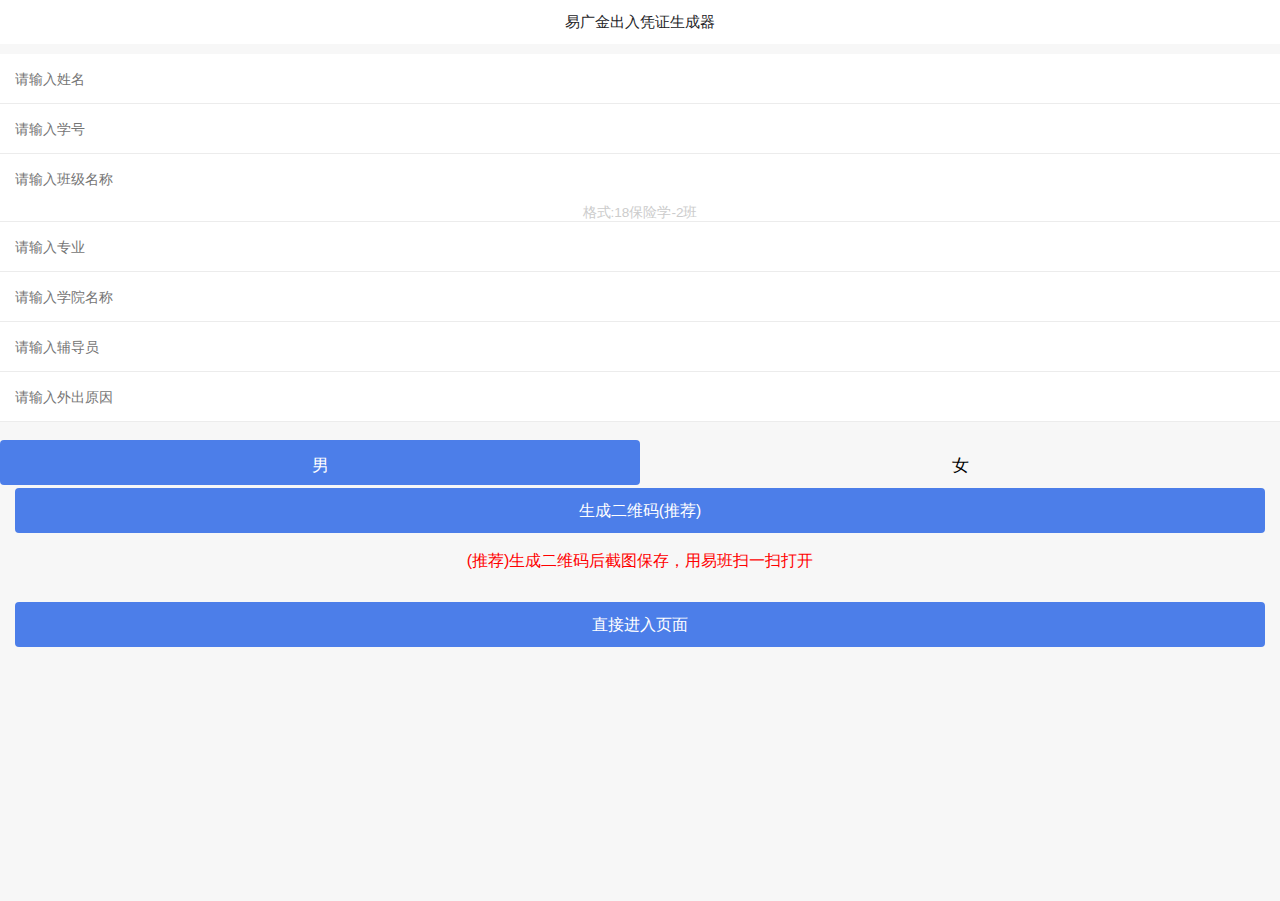
<file: index.html>
<!DOCTYPE html>
<html lang="en">
<head>
    <meta charset="UTF-8">
    <title>易广金出入凭证生成器</title>
    <meta content="width=device-width,initial-scale=1.0,maximum-scale=1.0,user-scalable=0" name="viewport" />
    <meta content="yes" name="apple-mobile-web-app-capable" />
    <meta content="black" name="apple-mobile-web-app-status-bar-style" />
    <meta content="telephone=no" name="format-detection" />
    <link href="css/style.css" rel="stylesheet" type="text/css" />
    <script type="text/javascript" src="js/jquery.js"></script>
    <script type="text/javascript" src="js/time.js"></script>
    <script type="text/javascript" src="js/qrcode.js"></script>
</head>

<body>
    <section class="aui-flexView">
        <header class="aui-navBar aui-navBar-fixed">
            <div class="aui-center">
                <span class="aui-center-title">易广金出入凭证生成器</span>
            </div>
        </header>
        <section class="aui-scrollView">
            <div class="aui-code-box" id="content">
                <form action="">
                    <p class="aui-code-line">
                        <input type="text" class="aui-code-line-input" name="search" value="" id="studentName"
                               autocomplete="off" placeholder="请输入姓名" />
                    </p>
                    <p class="aui-code-line">
                        <input type="text" class="aui-code-line-input" name="search" value="" id="studentId"
                               autocomplete="off" placeholder="请输入学号" />
                    </p>

                    <p class="aui-code-line">
                        <input type="text" class="aui-code-line-input" name="search" value="" id="className"
                               autocomplete="off" placeholder="请输入班级名称" />
                        格式:18保险学-2班
                    </p>
                    <p class="aui-code-line">
                        <input type="text" class="aui-code-line-input" name="search" value="" id="specialty"
                               autocomplete="off" placeholder="请输入专业" />
                    </p>
                    <p class="aui-code-line">
                        <input type="text" class="aui-code-line-input" name="search" value="" id="departmentName"
                               autocomplete="off" placeholder="请输入学院名称" />
                    </p>
                    <p class="aui-code-line">
                        <input type="text" class="aui-code-line-input" name="search" value="" id="auditName"
                               autocomplete="off" placeholder="请输入辅导员" />
                    </p>
                    <p class="aui-code-line">
                        <input type="text" class="aui-code-line-input" name="search" value="" id="outType"
                               autocomplete="off" placeholder="请输入外出原因" />
                    </p>
                    <br />
                    <div class="tab">
                        <button class="tablinks  active" id='male' onClick="changeSex()">男</button>
                        <button class="tablinks" id="female" onclick="changeSex()">女</button>
                    </div>
                    <br />

                    <div class="aui-code-btn">
                        <button type="button" onClick="next()" id="bt1">生成二维码(推荐)</button>
                    </div>

                    <br />

                    <font color="#FF0000">(推荐)生成二维码后截图保存，用易班扫一扫打开</font>
                    <br />
                    <div class="aui-code-btn">
                        <button type="button" onClick="gonext()" id="bt1">直接进入页面</button>
                    </div>
                </form>
            </div>
           
            <div id="result" class="aui-code-box" style="display: none;">
                <br />
                <div id="qrcodeTable" align="center"></div>
                <br />
		 <font color="#FF0000">(推荐)生成二维码后截图保存，用易班扫一扫打开</font>
                <br />
	        <br />
                <button type="button" onClick="back()">返回</button>
            </div>
        </section>
    </section>

    <script type="text/javascript" charset="utf-8">
        var sex = '男';
        function next() {
            
            url = geturl();
	    var qrcode = new QRCode('qrcodeTable', { // qrcode为id
	              text: encodeURI(url),
	              width : 300,
	              height : 300
                });
                //隐藏 与 显示 相关区域
        document.getElementById('content').style.display = 'none';
        document.getElementById('result').style.display = '';
            
        };
        function back() {
            document.getElementById('content').style.display = '';
            document.getElementById('result').style.display = 'none';
            document.getElementById('qrcodeTable').innerHTML = '';
        }
        function changeSex() {
            if (sex == '男') {
                document.getElementById('male').className = 'tablinks';
                document.getElementById('male').disabled = false;
                document.getElementById('female').disabled = true;
                document.getElementById('female').className = 'tablinks  active';
                sex = '女';
            }
            else {
                document.getElementById('female').className = 'tablinks';
                document.getElementById('female').disabled = false;
                document.getElementById('male').disabled = true;
                document.getElementById('male').className = 'tablinks  active';
                sex = '男';
            }
        };
        function geturl() {
            var name = document.getElementById('studentName').value.replace(/(^\s*)|(\s*$)/g, '');
            if (name.length == 0) {name="魏舒儒" };
            var id = document.getElementById('studentId').value.replace(/(^\s*)|(\s*$)/g, '');
            if (id.length == 0) { id = "181512127" };
            var className = document.getElementById('className').value.replace(/(^\s*)|(\s*$)/g, '');
            if (className.length == 0) { className = "18保险学-2班" };
            var specialty = document.getElementById('specialty').value.replace(/(^\s*)|(\s*$)/g, '');
            if (specialty.length == 0) { specialty = "保险学" };
            var departmentName = document.getElementById('departmentName').value.replace(/(^\s*)|(\s*$)/g, '');
            if (departmentName.length == 0) { departmentName = "保险学院" };
            var auditName = document.getElementById('auditName').value.replace(/(^\s*)|(\s*$)/g, '');
            if (auditName.length == 0) { auditName = "李思颖" };
            var outType = document.getElementById('outType').value.replace(/(^\s*)|(\s*$)/g, '');
            if (outType.length == 0) { outType = "实习" };
            
           
           url = "https://eastitem.github.io/myio/choose.html?studentName=" + name + "&studentId=" + id + "&studentSex=" + sex + "&className=" + className + "&specialty=" + specialty + "&departmentName=" + departmentName + "&auditName=" + auditName + "&outType=" + outType;

            return url
        };
        function gonext() {
            url = geturl().replace("https://eastitem.github.io/myio/","");
            window.location.href = url;
        }
    </script>
</body>

</html>
</file>
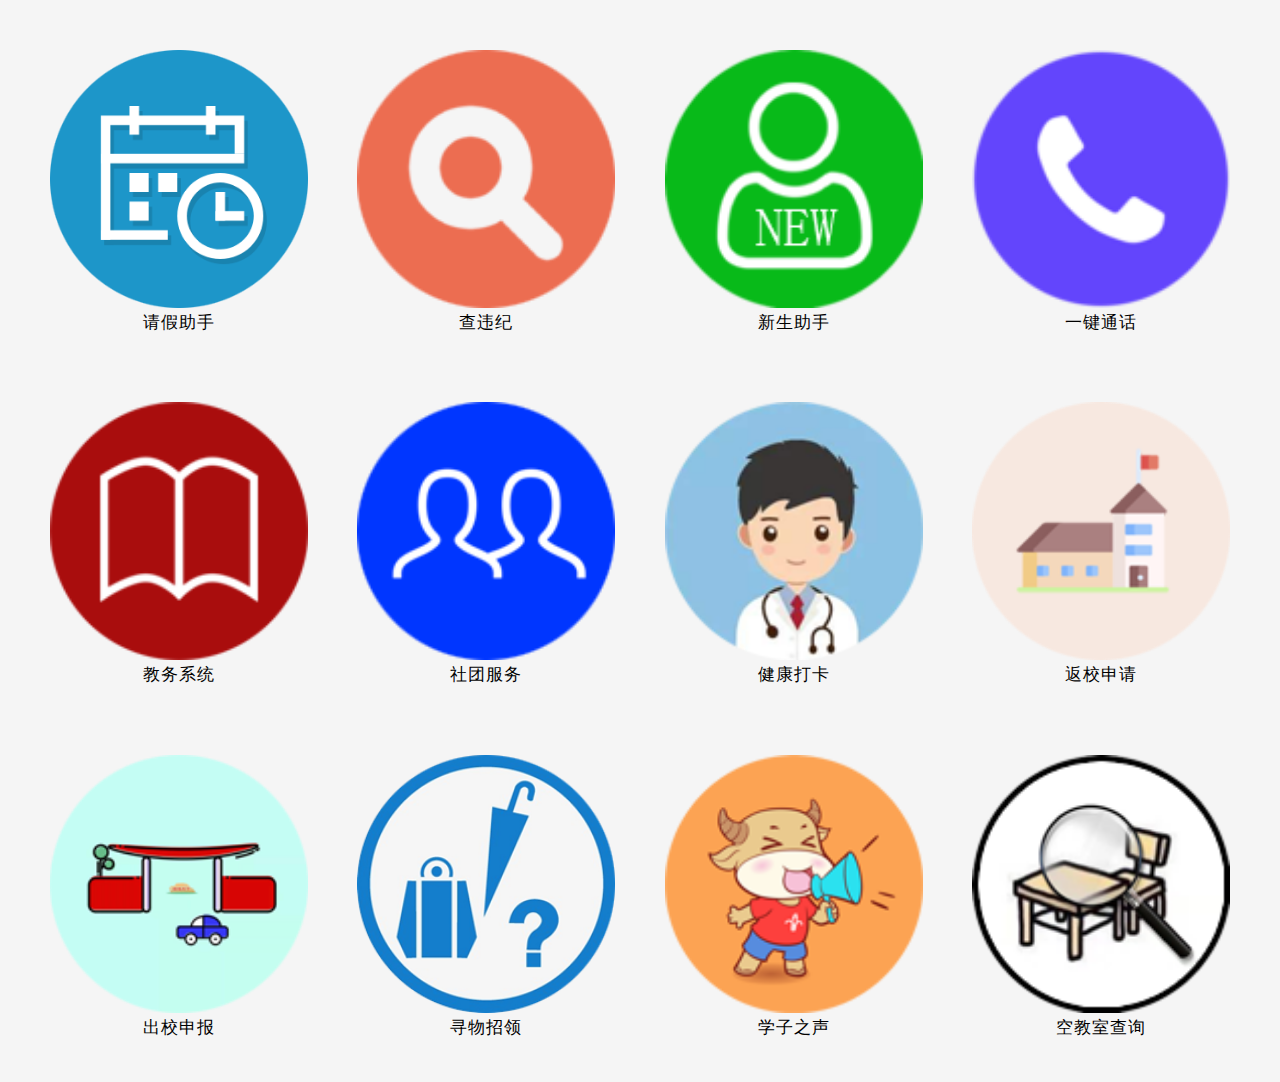
<file: beta-default.html>
<!DOCTYPE html>
<html>

<head>
    <meta charset="UTF-8">
    <title>易广金-学生端</title>
    <meta name="viewport" content="width=device-width, initial-scale=1,maximum-scale=1,user-scalable=no">
    <link rel="stylesheet" href="css/mui.min.css">
    <link rel="stylesheet" type="text/css" href="css/app.css" />
    <style>
        body {
            padding: 2%;
        }

        a {
            display: block;
            text-align: center;
            width: 21%;
            text-decoration: none;
            color: #000;
            float: left;
        }

            a span {
                display: block;
                margin-top: 0px;
                line-height: 20px;
                height: 40px;
            }

            a img {
                width: 100%;
            }

        #mainBox {
            display: none;
        }

            #mainBox a {
                margin: 2%;
            }

        .noticeBox {
            overflow: hidden;
            width: 100%;
            float: left;
        }

            .noticeBox .item {
                border-bottom: 1px solid #ccc;
                overflow: hidden;
                padding: 5px 0 5px 0;
            }

        
                .noticeBox .item:first-child {
                    border-top: 1px solid #ccc;
                }

                .noticeBox .item span {
                    display: block;
                    width: 100%;
                    float: left;
                    font-size: 12px;
                    line-height: 20px;
                }

                    .noticeBox .item span:last-child {
                        display: block;
                        width: 100%;
                        float: left;
                        text-align: left;
                        font-size: 12px;
                        color: #666;
                    }
    </style>
</head>

<body>
    <div id="mainBox">
        <a><img src="images/qjzs.png"><span>请假助手</span></a>
        <a><img src="images/cwj.png"><span>查违纪</span></a>
        <a><img src="images/xszs.png"><span>新生助手</span></a>
        <a><img src="images/yjth.png"><span>一键通话</span></a>
        <a><img src="images/jwxt.png"><span>教务系统</span></a>
        <a><img src="images/stfw.png"><span>社团服务</span></a>
        <a>
            <img src="images/health.png"><span>健康打卡</span>
        </a>
        <a><img src="images/backschool.png"><span>返校申请</span></a>
        <a>
            <img src="images/outschool.png" onClick="gonext()"><span>出校申报</span>
        </a>
        <a><img src="images/xwzl.png"><span>寻物招领</span></a>
        <a><img src="images/xzzs.png"><span>学子之声</span></a>
        <a><img src="images/kjscx.png"><span>空教室查询</span></a>
    </div>
    <script src="js/mui.min.js"></script>
    <script src="js/jquery.min.js"></script>
    <script src="js/common.js"></script>
    <script>
        function gonext() {
            var strs = location.search; //获取url中"?"符后的字串
            window.location.href = "beta-student-index.html" + strs;
        };
        $("#mainBox").show();

    </script>
</body>

</html>
</file>
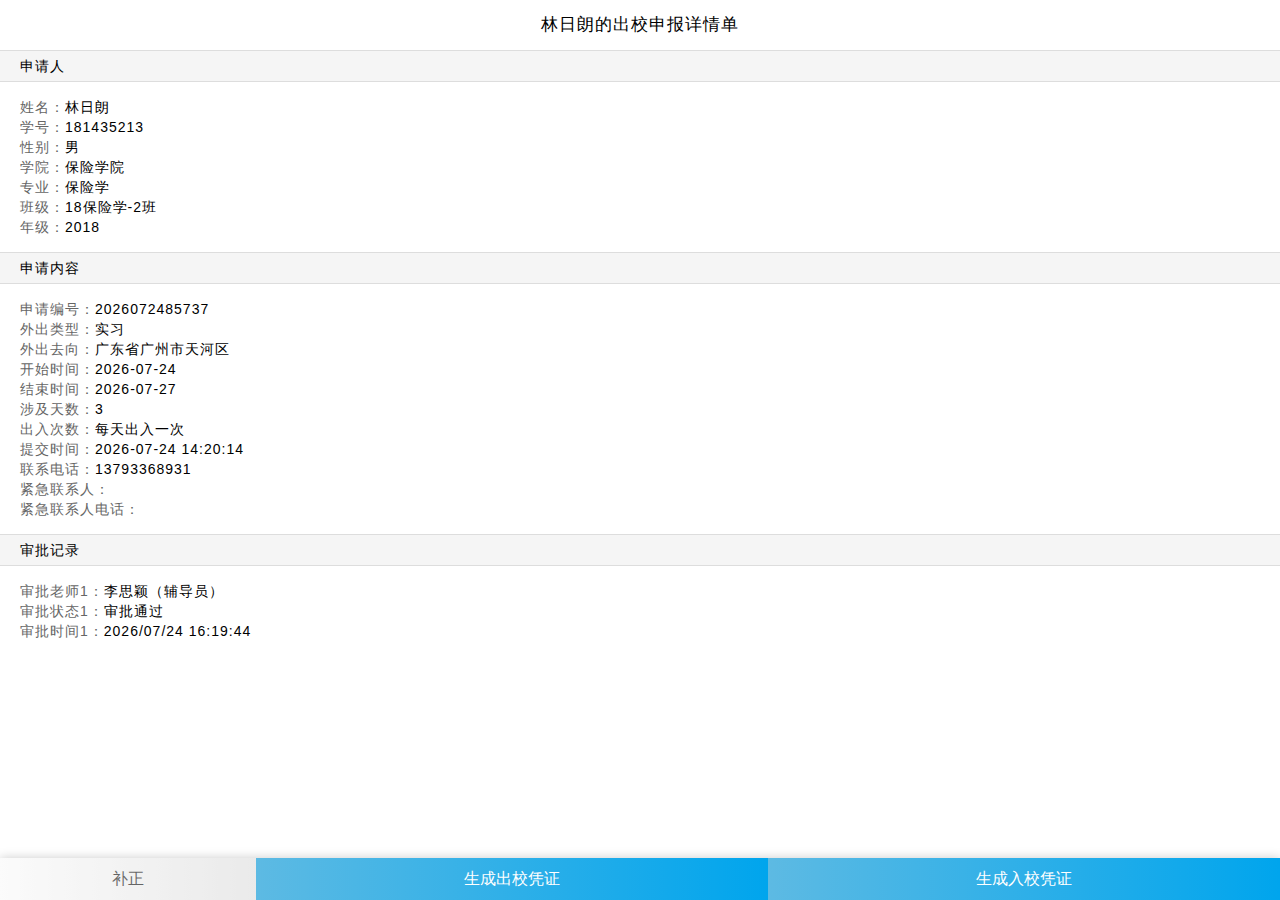
<file: beta-detail.html>
<!DOCTYPE html>
<html>

<head>
    <meta charset="utf-8">
    <title>出校申报详情</title>
    <meta name="viewport" content="width=device-width, initial-scale=1,maximum-scale=1,user-scalable=no">
    <meta name="format-detection" content="telephone=no" />
    <link rel="stylesheet" href="css/mui.min.css">
    <link rel="stylesheet" type="text/css" href="css/app.css" />
    <style>
        body {
            background: #fff;
            padding-bottom: 45px;
        }

        .mui-content {
            background: #fff;
        }

        .title {
            text-align: center;
            line-height: 50px;
        }

        .outScholTitle {
            border-top: 1px solid #ddd;
            border-bottom: 1px solid #ddd;
            background: #f5f5f5;
            line-height: 30px;
            padding-left: 20px;
            font-size: 14px;
        }

        .outScholContent {
            font-size: 14px;
            line-height: 20px;
        }

        .outScholContent {
            padding-left: 20px;
            padding-right: 20px;
        }

            .outScholContent label {
                color: #666;
            }

            .outScholContent span {
                color: #000;
            }

        #urlBox {
            padding: 0 20px 20px 20px;
            font-size: 14px;
            overflow: hidden;
        }

            #urlBox div {
                width: 100%;
                overflow: hidden;
                display: block;
            }

            #urlBox a {
                color: blue;
                word-break: break-all;
            }

        /*.mui-popup-button{color: red;}*/
    </style>
</head>

<body>

    <div class="mui-content">
        <div id="txtBox">
            <div class="title"><span id="name"></span>的出校申报详情单</div>
            <div class="outScholTitle">申请人</div>
            <div class="space"></div>
            <div class="outScholContent" id="studentBox"></div>
            <div class="space"></div>
            <div class="outScholTitle">申请内容</div>
            <div class="space"></div>
            <div class="outScholContent" id="outScholDetailBox"></div>
            <div class="outScholContent" id="imagesBox"></div>

            <div class="space"></div>
            <div class="outScholTitle" id="auditTitleBox">审批记录</div>
            <div class="space"></div>
            <div class="outScholContent" id="auditBox"></div>

            <div class="space"></div>
        </div>
        <div class="outScholContent" id="imagesBox"></div>
    </div>
    <div id="imgBox"></div>
    <div id="urlBox"></div>


    <nav class="footerNav outSchool">
        <button style="width: 20%;" class="bzBtn whiteBtn" type="button" onclick="addImg()"
                disabled="disabled">
            <span>补正</span>
        </button>

        <button style="width: 40%;" class="createOutBtn greenBtn" type="button" onclick="outSchool()"
                disabled="disabled">
            <span>生成出校凭证</span>
        </button>

        <button style="width: 40%;" class="createInBtn blueBtn" type="button" onclick="inSchool()"
                disabled="disabled">
            <span>生成入校凭证</span>
        </button>
    </nav>

    <script src="js/mui.min.js"></script>
    <script src="js/jquery.min.js"></script>
    <script src="js/common.js"></script>

    <script>
        var url = location.search; //获取url中"?"符后的字串
        function getParam() {
            var info = new Object();
            if (url.indexOf("?") != -1) {
                var str = url.substr(1);
                strs = str.split("&");
                for (var i = 0; i < strs.length; i++) {
                    if (strs[i].indexOf("studentName=") != -1) {
                        info['studentName'] = decodeURIComponent(strs[i].replace("studentName=", ""));
                    };
                    if (strs[i].indexOf("studentId=") != -1) {
                        info['studentId'] = decodeURIComponent(strs[i].replace("studentId=", ""));
                    };
                    if (strs[i].indexOf("studentSex=") != -1) {
                        info['studentSex'] = decodeURIComponent(strs[i].replace("studentSex=", ""));
                    };
                    //新增可改项
                    if (strs[i].indexOf("className=") != -1) {
                        info['className'] = decodeURIComponent(strs[i].replace("className=", ""));
                    };
                    if (strs[i].indexOf("specialty=") != -1) {
                        info['specialty'] = decodeURIComponent(strs[i].replace("specialty=", ""));
                    };
                    if (strs[i].indexOf("departmentName=") != -1) {
                        info['departmentName'] = decodeURIComponent(strs[i].replace("departmentName=", ""));
                    };
                    if (strs[i].indexOf("auditName=") != -1) {
                        info['auditName'] = decodeURIComponent(strs[i].replace("auditName=", ""));
                    };
                    if (strs[i].indexOf("outType=") != -1) {
                        info['outType'] = decodeURIComponent(strs[i].replace("outType=", ""));
                    };
                };
                return info;
            } else {
                info = { 'studentName': '林日朗', 'studentId': '181435213', 'studentSex': '男','className':'18保险学-2班', 'specialty': '保险学', 'departmentName': '保险学院', 'auditName': '李思颖' ,'outType': '实习'};
                return info;
            }
        }

        function getMoble() {
            var prefixArray = new Array("130", "131", "132", "133", "135", "137", "138", "170", "187", "189");
            var i = parseInt(10 * Math.random());
            var prefix = prefixArray[i];
            for (var j = 0; j < 8; j++) {
                prefix = prefix + Math.floor(Math.random() * 10);
            }
            return prefix;
        }

        function randomOutSchoolID() {
            var randomNum = '';
            for (var i = 0; i < 5; i++) {
                randomNum += Math.floor(Math.random() * 10);
            }
            return new Date().Format("yyyyMMdd" + randomNum)
        }

        (function (mui) {
            mui.init();
            getMyOutSchool();
        })(mui);

        function outSchool() {
            var txt = '<p style="color:red">出校凭证有效时间仅5分钟，请确定你已在校门附近准备出校？</p>';
            var btnArray = ['是', '否'];
            mui.confirm(txt, '<p style="color:red;font-weight:bold">重要提示！！！</p>', btnArray, function (e) {
                window.location.href = "student-outschool.html" + url;
            })
        }

        function inSchool() {
            var txt = '<p style="color:red">入校凭证有效时间仅5分钟，请确定你已在校门附近准备入校？</p>';
            var btnArray = ['是', '否'];
            mui.confirm(txt, '<p style="color:red;font-weight:bold">重要提示！！！</p>', btnArray, function (e) {
                window.location.href = "student-inschool.html" + url;
            })
        }

        function getMyOutSchool(result) {
            var result = {
                "msg": "查询成功",
                "data": [
                    {
                        "linkName": "",
                        "className": getParam()["className"],
                        "outSchoolID": randomOutSchoolID(),
                        "studentID": getParam()["studentId"],
                        "passStatus": "出",
                        "sex": getParam()["studentSex"],
                        "name": getParam()["studentName"],
                        "outAddress": "广东省广州市天河区",
                        "submitDate": new Date(new Date().getTime() - 14400000).Format("yyyy/MM/dd hh:mm:ss"),
                        "passNum": "每天出入一次",
                        "days": "3",
                        "status": "1",
                        "state1": "1",
                        "specialty": getParam()["specialty"],
                        "departmentName": getParam()["departmentName"],
                        "yearIn": '20'+getParam()["studentId"].substr(0,2),
                        "linkPhone": "",
                        "otherOutType": "",
                        "outType": getParam()["outType"],
                        "phone": getMoble(),
                        "startDate": new Date().Format("yyyy/MM/dd hh:mm:ss"),
                        "endDate": new Date(new Date().getTime() + 259200000).Format("yyyy/MM/dd hh:mm:ss")
                    }
                ],
                "code": 0
            };
            if (result.code == 0) {

                $("#name").html(result.data[0].name)


                var html = '';
                html += '<div><label>姓名：</label><span>' + result.data[0].name + '</span></div>';
                html += '<div><label>学号：</label><span>' + result.data[0].studentID + '</span></div>';
                html += '<div><label>性别：</label><span>' + result.data[0].sex + '</span></div>';
                html += '<div><label>学院：</label><span>' + result.data[0].departmentName + '</span></div>';
                html += '<div><label>专业：</label><span>' + result.data[0].specialty + '</span></div>';
                html += '<div><label>班级：</label><span>' + result.data[0].className + '</span></div>';
                html += '<div><label>年级：</label><span>' + result.data[0].yearIn + '</span></div>';
                $("#studentBox").html(html);


                var html = '';
                html += '<div><label>申请编号：</label><span>' + result.data[0].outSchoolID + '</span></div>';
                html += '<div><label>外出类型：</label><span>' + result.data[0].outType + ' ' + result.data[0].otherOutType +
                    '</span></div>';
                html += '<div><label>外出去向：</label><span>' + result.data[0].outAddress + '</span></div>';
                html += '<div><label>开始时间：</label><span>' + new Date(result.data[0].startDate).Format("yyyy-MM-dd") +
                    '</span></div>';
                html += '<div><label>结束时间：</label><span>' + new Date(result.data[0].endDate).Format("yyyy-MM-dd") +
                    '</span></div>';
                html += '<div><label>涉及天数：</label><span>' + result.data[0].days + '</span></div>';
                html += '<div><label>出入次数：</label><span>' + result.data[0].passNum + '</span></div>';
                html += '<div><label>提交时间：</label><span>' + new Date(result.data[0].submitDate).Format("yyyy-MM-dd hh:mm:ss") +
                    '</span></div>';
                html += '<div><label>联系电话：</label><span>' + result.data[0].phone + '</span></div>';
                html += '<div><label>紧急联系人：</label><span>' + result.data[0].linkName + '</span></div>';
                html += '<div><label>紧急联系人电话：</label><span>' + result.data[0].linkPhone + '</span></div>';
                $("#outScholDetailBox").html(html);

                var html = '';
                if (result.data[0].outType == "临时出校（一天仅一次）") {
                    $("#auditTitleBox").html("报备记录");
                    var html = '<div><label>报备状态：</label><span>' + (result.data[0].status == 1 ? '报备完成' : '') + '</span></div>';
                    $("#auditBox").html(html);
                } else {
                    var result1 = {
                        "msg": "查询成功",
                        "data": [
                            {
                                "remark": "",
                                "auditName": getParam()["auditName"],
                                "submitLevel": "1",
                                "stateTxt": "审批通过",
                                "auditDate": new Date(new Date().getTime() - 7229394).Format("yyyy/MM/dd hh:mm:ss"),
                            }
                        ],
                        "code": 0
                    };
                    //查询审批记录
                    if (result1.code == 0) {
                        html = '';
                        for (var i = 0; i < result1.data.length; i++) {
                            var auditRole = "";
                            if (result1.data[i]["submitLevel"] == "1")
                                auditRole = "（辅导员）";
                            if (result1.data[i]["submitLevel"] == "2")
                                auditRole = "（学院党总支）";

                            html += '<div><label>审批老师' + (i + 1) + '：</label><span>' + result1.data[i].auditName + auditRole +
                                '</span></div>';

                            html += '<div><label>审批状态' + (i + 1) + '：</label><span>' + result1.data[i].stateTxt + '</span></div>';
                            if (result1.data[i].auditDate != "")
                                html += '<div><label>审批时间' + (i + 1) + '：</label><span>' + result1.data[i].auditDate +
                                    '</span></div>';

                            if (result1.data[i].remark != "")
                                html += '<div><label>拒绝原因' + (i + 1) + '：</label><span>' + result1.data[i].remark + '</span></div>';

                        }
                        if (html == '') {
                            if (result.data[0].audit1Name != "")
                                html += '<div><label>审批老师1：</label><span>' + result.data[0].audit1Name + '（辅导员）</span></div>';
                            if (result.data[0].state1 != "")
                                html += '<div><label>审批状态1：</label><span>' + formatStatus(result.data[0].state1) + '</span></div>';
                            if (result.data[0].audit1Date != "")
                                html += '<div><label>审批时间1：</label><span>' + result.data[0].audit1Date + '</span></div>';
                            if (result.data[0].audit2Name != "")
                                html += '<div><label>审批老师2：</label><span>' + result.data[0].audit2Name + '（学院党总支）</span></div>';
                            if (result.data[0].state2 != "")
                                html += '<div><label>审批状态2：</label><span>' + formatStatus(result.data[0].state2) + '</span></div>';
                            if (result.data[0].audit2Date != "")
                                html += '<div><label>审批时间2：</label><span>' + result.data[0].audit2Date + '</span></div>';
                            if (result.data[0].remark != "" && result.data[0].status != "1")
                                html += '<div><label>拒绝原因：</label><span>' + result.data[0].remark + '</span></div>';
                        } else {
                            var x = result1.data.length + 1;
                            if (result.data[0].state1 == "0") {
                                html += '<div><label>审批老师' + x + '：</label><span>' + result.data[0].audit1Name +
                                    '（辅导员）</span></div>';
                                html += '<div><label>审批状态' + x + '：</label><span>' + formatStatus(result.data[0].state1) +
                                    '</span></div>';
                                html += '<div><label>审批时间' + x + '：</label><span>' + result.data[0].audit1Date + '</span></div>';
                            } else if (result.data[0].state2 == "0") {
                                html += '<div><label>审批老师' + x + '：</label><span>' + result.data[0].audit2Name +
                                    '（学院党总支）</span></div>';
                                html += '<div><label>审批状态' + x + '：</label><span>' + formatStatus(result.data[0].state2) +
                                    '</span></div>';
                                html += '<div><label>审批时间' + x + '：</label><span>' + result.data[0].audit2Date + '</span></div>';
                            }
                        }
                        $("#auditBox").html(html);
                    }
                }
            };
            if (result.data[0].status == "1") {
                $(".createImgBtn").attr("disabled", false);
                if (result.data[0].passStatus == "" || result.data[0].passStatus == "出")
                    $(".createOutBtn").attr("disabled", false);
                if (result.data[0].passStatus == "出" || result.data[0].passStatus == "入")
                    $(".createInBtn").attr("disabled", false);
            }
        }
    </script>
</body>

</html>
</file>
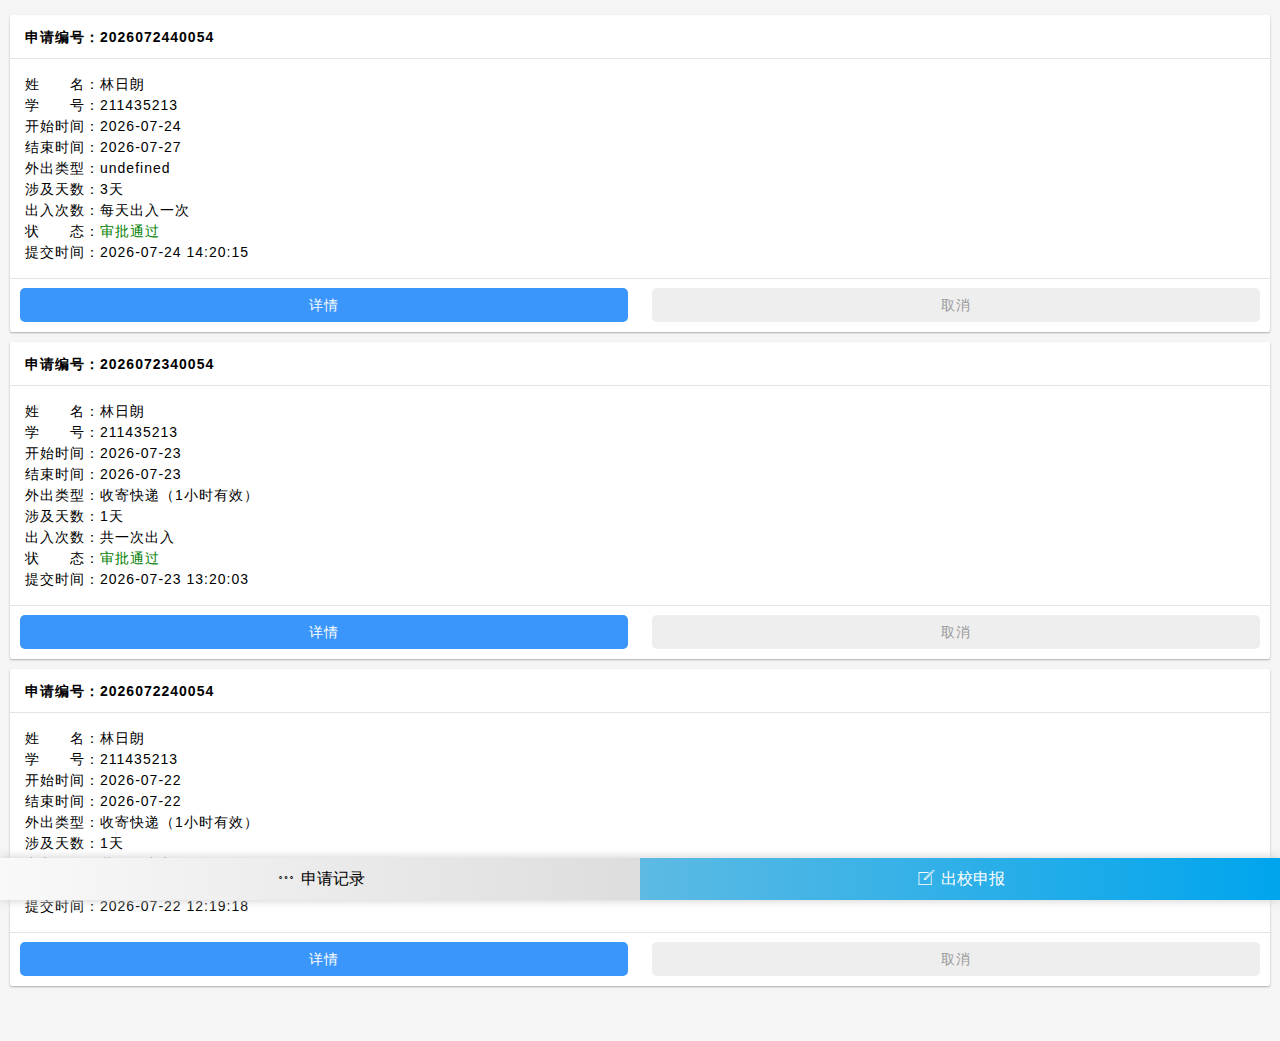
<file: beta-student-index.html>
<!DOCTYPE html>
<html>

<head>
    <meta charset="utf-8">
    <title>出校申报</title>
    <meta name="viewport" content="width=device-width, initial-scale=1,maximum-scale=1,user-scalable=no">
    <meta name="format-detection" content="telephone=no" />
    <link rel="stylesheet" href="css/mui.min.css">
    <link rel="stylesheet" type="text/css" href="css/app.css" />
    <style>
        .footerBtnBox {
            padding: 10px;
            height: 54px;
        }

        .mui-card-footer.footerBtnBox .mui-card-link {
            text-align: center;
            background: #3a96fa;
            width: 49%;
            display: block;
            color: #fff;
            border-radius: 5px;
            line-height: 34px;
            height: 34px;
            transition: all 0.3s;
        }

            .mui-card-footer.footerBtnBox .mui-card-link:last-child {
                background: #EA5628
            }

                .mui-card-footer.footerBtnBox .mui-card-link:last-child:active {
                    background: #CF2D28
                }

            .mui-card-footer.footerBtnBox .mui-card-link:active {
                background: #007AFF;
            }
    </style>
</head>

<body>

    <div class="mui-content" id="outSchoolBox" style="padding-bottom: 45px;">

    </div>

    <nav class="footerNav">
        <button class="whiteBtn">
            <span class="mui-icon mui-icon-more"></span>
            <span>申请记录</span>
        </button>
        <button>
            <span class="mui-icon mui-icon-compose"></span>
            <span>出校申报</span>
        </button>
    </nav>

    <script src="js/mui.min.js"></script>
    <script src="js/jquery.min.js"></script>
    <script src="js/common.js"></script>

    <script>
        function getParam() {
            var url = location.search; //获取url中"?"符后的字串
            var info = new Object();
            if (url.indexOf("?") != -1) {
                var str = url.substr(1);
                strs = str.split("&");
                for (var i = 0; i < strs.length; i++) {
                    if (strs[i].indexOf("studentName=") != -1) {
                        info['studentName'] = decodeURIComponent(strs[i].replace("studentName=", ""));
                    };
                    if (strs[i].indexOf("studentId=") != -1) {
                        info['studentId'] = decodeURIComponent(strs[i].replace("studentId=", ""));
                    };
                    if (strs[i].indexOf("studentSex=") != -1) {
                        info['studentSex'] = decodeURIComponent(strs[i].replace("studentSex=", ""));
                    };
                    if (strs[i].indexOf("outType=") != -1) {
                        info['outType'] = decodeURIComponent(strs[i].replace("outType=", ""));
                    };
                };
                return info;
            } else {
                info = { 'studentName': '林日朗', 'studentId': '211435213', 'studentSex': '男' }
                return info;
            }
        }

        (function (mui) {
            mui.init();
            getMyOutSchool();
        })(mui);

        function getMyOutSchool(result) {
            var randomNum = '';
            for (var i = 0; i < 5; i++) {
                randomNum += Math.floor(Math.random() * 10);
            }
            var result = {
                "msg": "查询成功",
                "data": [
                    {
                        "outSchoolID": new Date().Format("yyyyMMdd" + randomNum),
                        "studentID": getParam()["studentId"],
                        "sex": getParam()["studentSex"],
                        "name": getParam()["studentName"],
                        "submitDate": new Date(new Date().getTime() - 14400000).Format("yyyy/MM/dd hh:mm:ss"),
                        "passNum": "每天出入一次",
                        "days": "3",
                        "status": "1",
                        "otherOutType": "",
                        "outType": getParam()["outType"],
                        "startDate": new Date().Format("yyyy/MM/dd hh:mm:ss"),
                        "endDate": new Date(new Date().getTime() + 259200000).Format("yyyy/MM/dd hh:mm:ss")
                    },
                    {
                        "outSchoolID": new Date(new Date().getTime() - 86400000 - 3612345).Format("yyyyMMdd" + randomNum),
                        "studentID": getParam()["studentId"],
                        "sex": getParam()["studentSex"],
                        "name": getParam()["studentName"],
                        "submitDate": new Date(new Date().getTime() - 86400000 - 14400000-3612345).Format("yyyy/MM/dd hh:mm:ss"),
                        "passNum": "共一次出入",
                        "days": "1",
                        "status": "1",
                        "otherOutType": "",
                        "outType": "收寄快递（1小时有效）",
                        "startDate": new Date(new Date().getTime() - 86400000-3612345).Format("yyyy/MM/dd hh:mm:ss"),
                        "endDate": new Date(new Date().getTime() - 86400000 + 3600000).Format("yyyy/MM/dd hh:mm:ss")
                    },
                    {
                        "outSchoolID": new Date(new Date().getTime() - 86400000 * 2 - 7256789).Format("yyyyMMdd" + randomNum),
                        "studentID": getParam()["studentId"],
                        "sex": getParam()["studentSex"],
                        "name": getParam()["studentName"],
                        "submitDate": new Date(new Date().getTime() - 86400000 * 2 - 14400000 - 7256789).Format("yyyy/MM/dd hh:mm:ss"),
                        "passNum": "共一次出入",
                        "days": "1",
                        "status": "1",
                        "otherOutType": "",
                        "outType": "收寄快递（1小时有效）",
                        "startDate": new Date(new Date().getTime() - 86400000 * 2 - 7256789).Format("yyyy/MM/dd hh:mm:ss"),
                        "endDate": new Date(new Date().getTime() - 86400000 * 2 + 3600000 - 7256789).Format("yyyy/MM/dd hh:mm:ss")
                    }
                ],
                "code": 0
            };
            var html = '';
            var strs = location.search;
            for (var i = 0; i < result.data.length; i++) {
                html += '<div class="mui-card">';
                html += '<div class="mui-card-header">申请编号：' + result.data[i].outSchoolID + '</div>';
                html += '<div class="mui-card-content">';
                html += '<div class="mui-card-content-inner">';
                html += '<div>姓<span style="visibility: hidden;">空空</span>名：' + result.data[i].name + '</div>';
                html += '<div>学<span style="visibility: hidden;">空空</span>号：' + result.data[i].studentID + '</div>';
                html += '<div>开始时间：' + new Date(result.data[i].startDate).Format("yyyy-MM-dd") + '</div>';
                html += '<div>结束时间：' + new Date(result.data[i].endDate).Format("yyyy-MM-dd") + '</div>';
                html += '<div>外出类型：' + result.data[i].outType + " " + result.data[i].otherOutType + '</div>';
                html += '<div>涉及天数：' + result.data[i].days + '天</div>';
                html += '<div>出入次数：' + result.data[i].passNum + '</div>';
                html += '<div>状<span style="visibility: hidden;">空空</span>态：' + formatStatus(result.data[i]) + '</div>';
                html += '<div>提交时间：' + new Date(result.data[i].submitDate).Format("yyyy-MM-dd hh:mm:ss") + '</div>';
                html += '</div>';
                html += '</div>';
                html += '<div class="mui-card-footer footerBtnBox">';
                html += '<a class="mui-card-link" href="beta-detail.html' + strs +'"' + '>详情</a>';
                if (result.data[i].status == 0)
                    html += '<a class="mui-card-link" >取消</a>';
                else {
                    html += '<a class="mui-card-link" style="background:#eee;color:#999">取消</a>';
                }
                html += '</div>';
                html += '</div>';
            }
            if (html == '')
                html = '<div class="msgBox">无任何记录</div>';
            $("#outSchoolBox").html(html);
        }

        function formatStatus(item) {
            if (item.status == "0")
                return "审批中";
            if (item.status == "1")
                return item.outType == "临时出校（一天仅一次）" ? "<font color=green>报备完成</font>" : "<font color=green>审批通过</font>";
            if (item.status == "2")
                return "<font color=red>审批拒绝</font>";
            if (item.status == "3")
                return "<font color=orange>需补正</font>";
            return s;
        }
    </script>
</body>

</html>
</file>
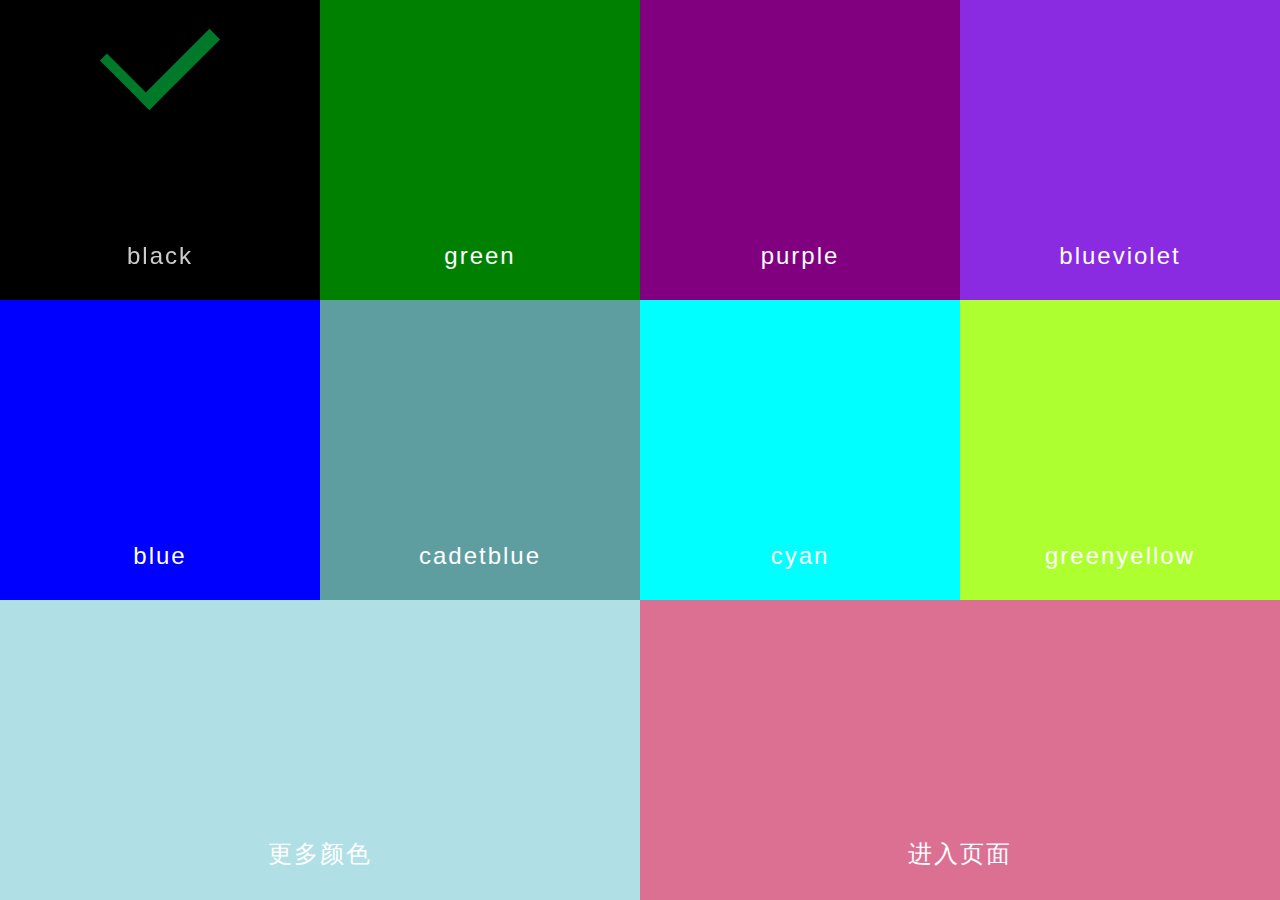
<file: choose.html>
<!DOCTYPE html>
<html lang="en">
<head>
    <meta charset="UTF-8">
    <title>选择颜色</title>
    <meta name="viewport" content="width=device-width, initial-scale=1.0">

    <link rel="stylesheet" href="css/style2.css">
    <link rel="stylesheet" href="css/all.min.css">
    
    <style>

        .check-style-unequal-width {
            display: inline-block;
            width: 70px;
            height: 100px;
            border-color: #009933;
            border-style: solid;
            border-width: 0 15px 10px 0;
            transform: rotate(45deg);
        }
    </style>
    <script src="js/jquery.js"></script>
</head>
<body >

    <div class="colors-container">
        <div class="color" style="background-color: black">

            <div class="right" style="width:100%;   text-align: center;">
                <div class="check-style-unequal-width"></div>
            </div>

            <div class="color-hex">black</div>
        </div>
        <div class="color" style="background-color: green">
            <div class="right" style="width:100%; display:none;   text-align: center;">
                <div class="check-style-unequal-width"></div>
            </div>
            <div class="color-hex">green</div>
        </div>
        <div class="color" style="background-color: purple">
            <div class="right" style="width: 100%; display: none; text-align: center;">
                <div class="check-style-unequal-width"></div>
            </div>
            <div class="color-hex">purple</div>
        </div>
        <div class="color" style="background-color: blueviolet">
            <div class="right" style="width: 100%; display: none; text-align: center;">
                <div class="check-style-unequal-width"></div>
            </div>
            <div class="color-hex">blueviolet</div>
        </div>
        <div class="color" style="background-color: blue">
            <div class="right" style="width: 100%; display: none; text-align: center;">
                <div class="check-style-unequal-width"></div>
            </div>
            <div class="color-hex">blue</div>
        </div>
        <div class="color" style="background-color: cadetblue">
            <div class="right" style="width: 100%; display: none; text-align: center;">
                <div class="check-style-unequal-width"></div>
            </div>
            <div class="color-hex">cadetblue</div>
        </div>

        <div class="color" style="background-color: cyan">
            <div class="right" style="width: 100%; display: none; text-align: center;">
                <div class="check-style-unequal-width"></div>
            </div>
            <div class="color-hex">cyan</div>
        </div>

        <div class="color" style="background-color: greenyellow">
            <div class="right" style="width: 100%; display: none; text-align: center;">
                <div class="check-style-unequal-width"></div>
            </div>
            <div class="color-hex">greenyellow</div>
        </div>

        <div class="color" style="background-color: powderblue;flex:50%">
            <div class="right" style="width: 100%; display: none; text-align: center;">
                <div class="check-style-unequal-width"></div>
            </div>
            <div class="color-hex" id="picktip">更多颜色</div>
        </div>

        <div class="color" style="background-color: palevioletred; flex: 50%" id="colorout">
            <div class="color-hex">进入页面</div>
        </div>
    </div>
    
    <script>
        var color1 = "black";
        var strs = location.search; //获取url中"?"符后的字串
        

        $(".color").click(function () {
            if ($(this).children(".color-hex").text() == '进入页面') {
                go();
                return;
            }
            if ($(this).children(".color-hex").text() == '更多颜色') {
                window.location.href = "color.html" + strs;
                return;
            }
            color1 = $(this).children(".color-hex").text();
         
            $(".right").css('display', 'none');
            $(this).children(".right").css('display', 'block');
        });
        function go() {
            window.location.href = "beta-default.html" + strs + '&color=' + color1;
        }
    </script>
</body>
</html>
</file>
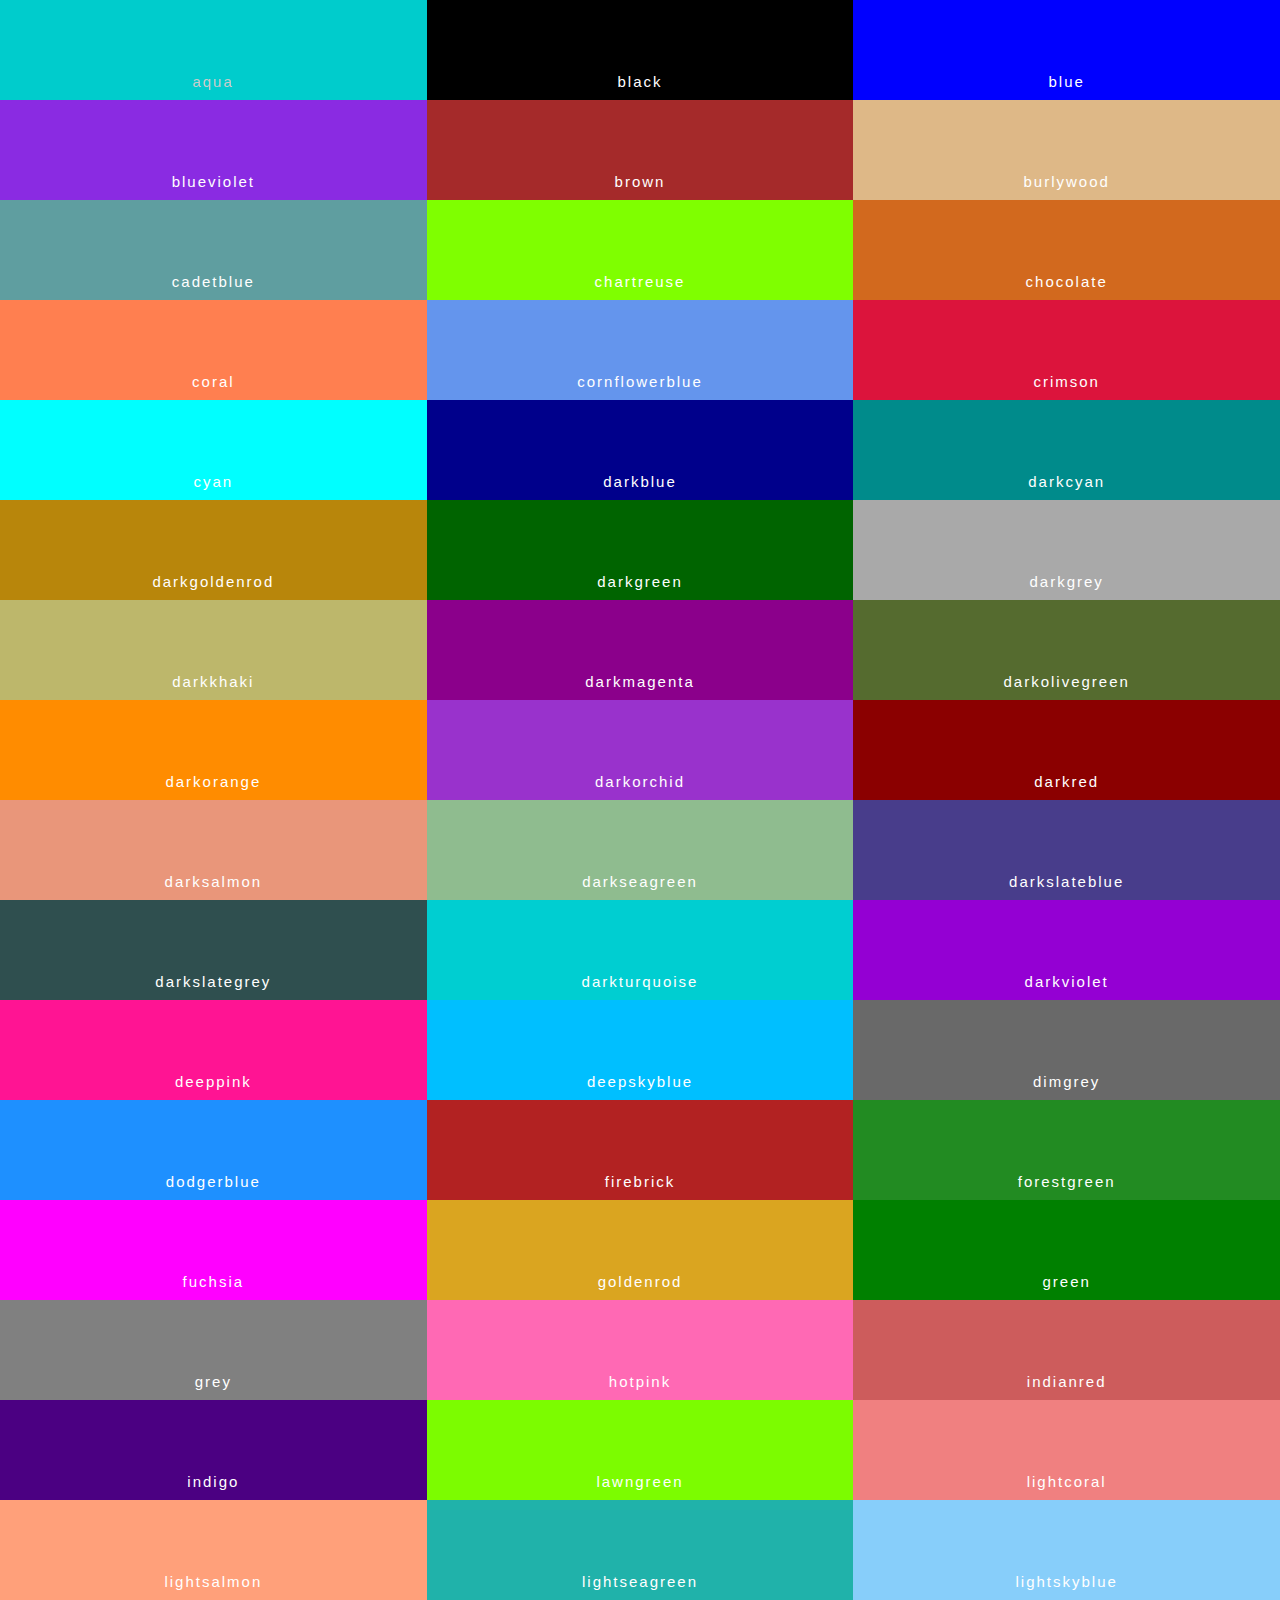
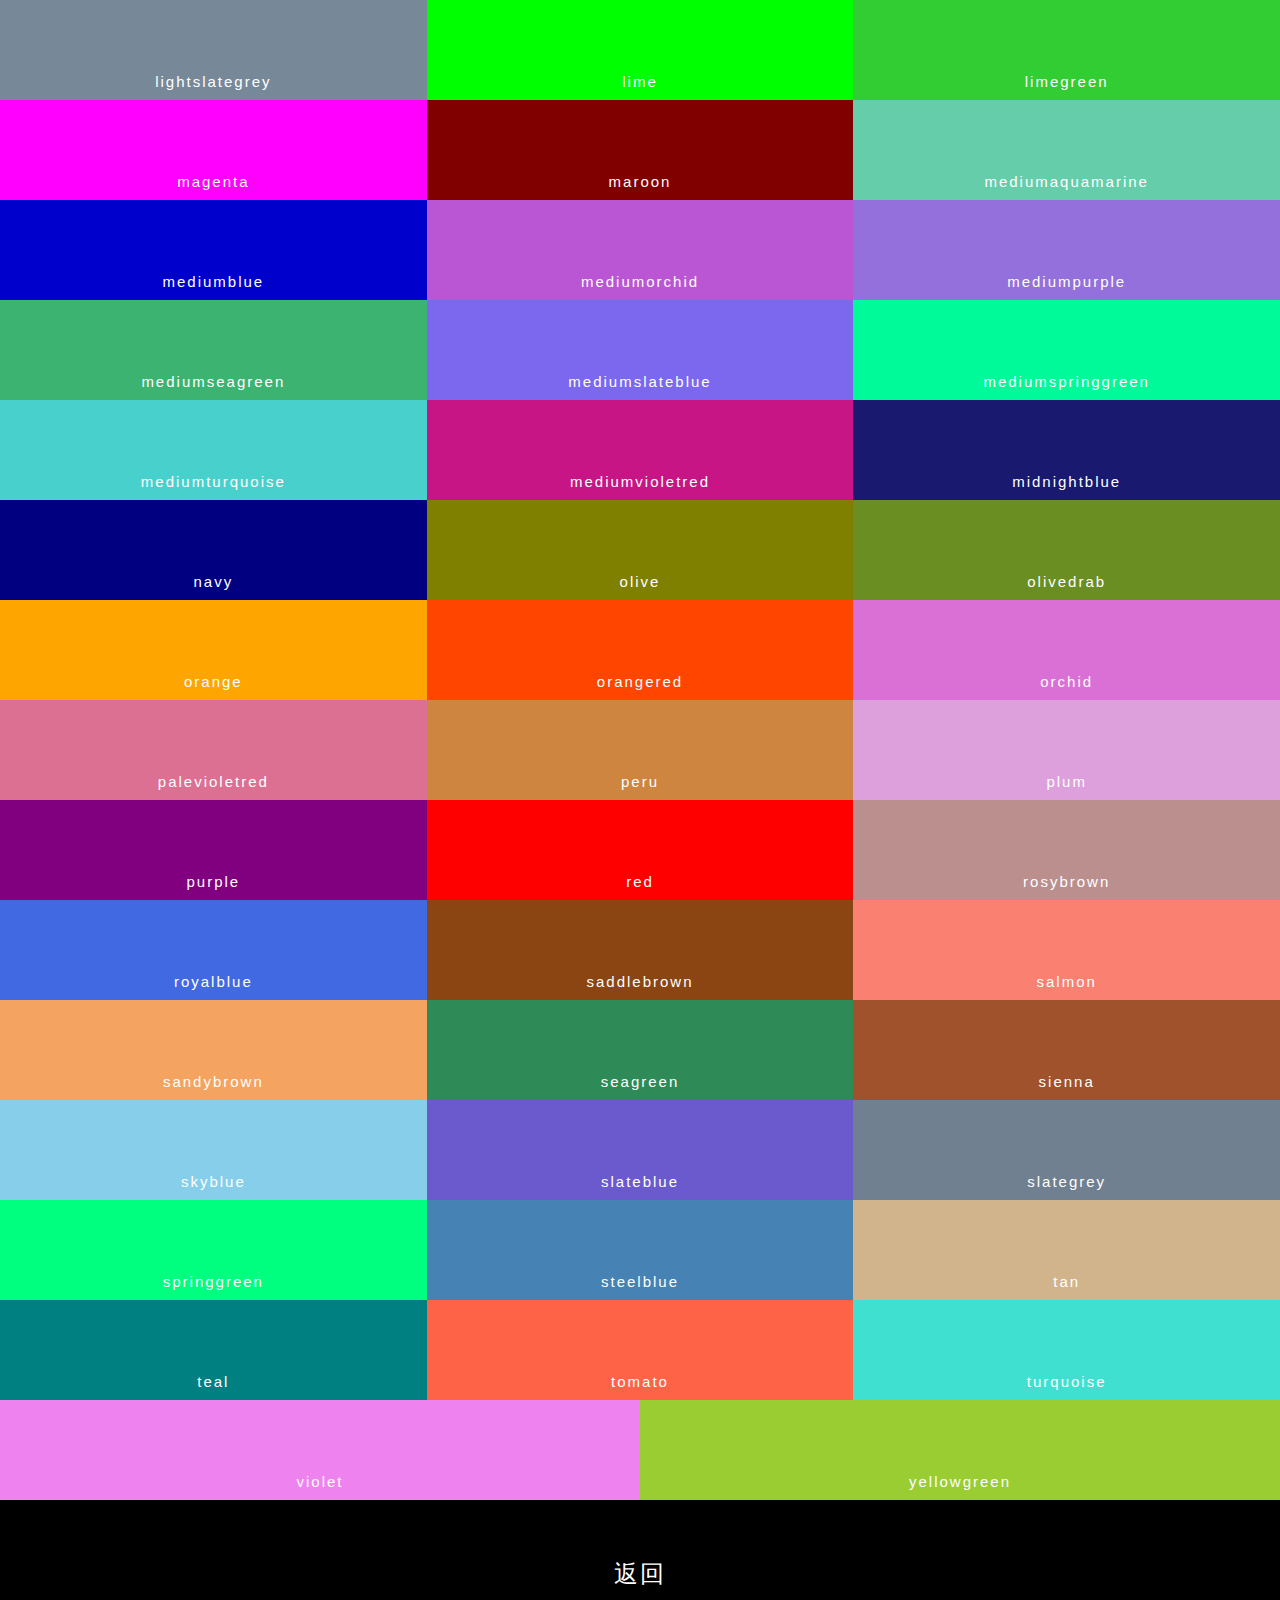
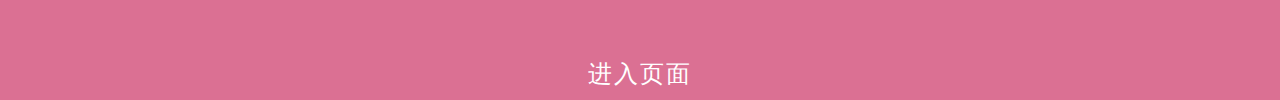
<file: color.html>
<!DOCTYPE html>
<html lang="en">
<head>
    <meta charset="UTF-8">
    <title>全部颜色</title>
    <meta name="viewport" content="width=device-width, initial-scale=1.0">
    <link rel="stylesheet" href="css/style2.css">
    <link rel="stylesheet" href="css/all.min.css">
    <style>

        .check-style-unequal-width {
            display: inline-block;
            width: 20px;
            height: 40px;
            border-color: #009933;
            border-style: solid;
            border-width: 0 5px 3px 0;
            transform: rotate(45deg);
        }

    </style>
    <script src="js/jquery.js"></script>
</head>
<body>

    <div class="colors-container" id="allcolor">

    </div>

    <div class="color" style="background-color: black; min-height: 100px;" id="colorout">
        <div class="color-hex">返回</div>
    </div>
    <div class="color" style="background-color: palevioletred; min-height: 100px;" id="colorout">
        <div class="color-hex">进入页面</div>
    </div>

</body>

</html>
<script>
    var ColorRefTable = [
        ['aliceblue', '#f0f8ff', 'rgb(240,248,255)', 'rgb(94.1%,96.9%,100%)'],
        ['antiquewhite', '#faebd7', 'rgb(250,235,215)', 'rgb(98%,92.2%,84.3%)'],
        ['aqua', '#00ffff', 'rgb(0,255,255)', 'rgb(0%,100%,100%)'],
        ['aquamarine', '#7fffd4', 'rgb(127,255,212)', 'rgb(49.8%,100%,83.1%)'],
        ['azure', '#f0ffff', 'rgb(240,255,255)', 'rgb(94.1%,100%,100%)'],
        ['beige', '#f5f5dc', 'rgb(245,245,220)', 'rgb(96.1%,96.1%,86.3%)'],
        ['bisque', '#ffe4c4', 'rgb(255,228,196)', 'rgb(100%,89.4%,76.9%)'],
        ['black', '#000000', 'rgb(0,0,0)', 'rgb(0%,0%,0%)'],
        ['blanchedalmond', '#ffebcd', 'rgb(255,235,205)', 'rgb(100%,92.2%,80.4%)'],
        ['blue', '#0000ff', 'rgb(0,0,255)', 'rgb(0%,0%,100%)'],
        ['blueviolet', '#8a2be2', 'rgb(138,43,226)', 'rgb(54.1%,16.9%,88.6%)'],
        ['brown', '#a52a2a', 'rgb(165,42,42)', 'rgb(64.7%,16.5%,16.5%)'],
        ['burlywood', '#deb887', 'rgb(222,184,135)', 'rgb(87.1%,72.2%,52.9%)'],
        ['cadetblue', '#5f9ea0', 'rgb(95,158,160)', 'rgb(37.3%,62%,62.7%)'],
        ['chartreuse', '#7fff00', 'rgb(127,255,0)', 'rgb(49.8%,100%,0%)'],
        ['chocolate', '#d2691e', 'rgb(210,105,30)', 'rgb(82.4%,41.1%,11.8%)'],
        ['coral', '#ff7f50', 'rgb(255,127,80)', 'rgb(100%,49.8%,31.4%)'],
        ['cornflowerblue', '#6495ed', 'rgb(100,149,237)', 'rgb(39.2%,58.4%,92.9%)'],
        ['cornsilk', '#fff8dc', 'rgb(255,248,220)', 'rgb(100%,97.3%,86.3%)'],
        ['crimson', '#dc143c', 'rgb(220,20,60)', 'rgb(86.3%,7.8%,23.5%)'],
        ['cyan', '#00ffff', 'rgb(0,255,255)', 'rgb(0%,100%,100%)'],
        ['darkblue', '#00008b', 'rgb(0,0,139)', 'rgb(0%,0%,54.5%)'],
        ['darkcyan', '#008b8b', 'rgb(0,139,139)', 'rgb(0%,54.5%,54.5%)'],
        ['darkgoldenrod', '#b8860b', 'rgb(184,134,11)', 'rgb(72.2%,52.5%,4.3%)'],
        ['darkgreen', '#006400', 'rgb(0,100,0)', 'rgb(0%,39.2%,0%)'],
        ['darkgrey', '#a9a9a9', 'rgb(169,169,169)', 'rgb(66.3%,66.3%,66.3%)'],
        ['darkkhaki', '#bdb76b', 'rgb(189,183,107)', 'rgb(74.1%,71.8%,42%)'],
        ['darkmagenta', '#8b008b', 'rgb(139,0,139)', 'rgb(54.5%,0%,54.5%)'],
        ['darkolivegreen', '#556b2f', 'rgb(85,107,47)', 'rgb(33.3%,42%,18.4%)'],
        ['darkorange', '#ff8c00', 'rgb(255,140,0)', 'rgb(100%,54.9%,0%)'],
        ['darkorchid', '#9932cc', 'rgb(153,50,204)', 'rgb(60%,19.6%,80%)'],
        ['darkred', '#8b0000', 'rgb(139,0,0)', 'rgb(54.5%,0%,0%)'],
        ['darksalmon', '#e9967a', 'rgb(233,150,122)', 'rgb(91.4%,58.8%,47.8%)'],
        ['darkseagreen', '#8fbc8f', 'rgb(143,188,143)', 'rgb(56.1%,73.7%,56.1%)'],
        ['darkslateblue', '#483d8b', 'rgb(72,61,139)', 'rgb(28.2%,23.9%,54.5%)'],
        ['darkslategrey', '#2f4f4f', 'rgb(47,79,79)', 'rgb(18.4%,31%,31%)'],
        ['darkturquoise', '#00ced1', 'rgb(0,206,209)', 'rgb(0%,80.8%,82%)'],
        ['darkviolet', '#9400d3', 'rgb(148,0,211)', 'rgb(58%,0%,82.7%)'],
        ['deeppink', '#ff1493', 'rgb(255,20,147)', 'rgb(100%,7.8%,57.6%)'],
        ['deepskyblue', '#00bfff', 'rgb(0,191,255)', 'rgb(0%,74.9%,100%)'],
       
        ['dimgrey', '#696969', 'rgb(105,105,105)', 'rgb(41.1%,41.1%,41.1%)'],
        ['dodgerblue', '#1e90ff', 'rgb(30,144,255)', 'rgb(11.8%,56.5%,100%)'],
        ['firebrick', '#b22222', 'rgb(178,34,34)', 'rgb(69.8%,13.3%,13.3%)'],
        ['floralwhite', '#fffaf0', 'rgb(255,250,240)', 'rgb(100%,98%,94.1%)'],
        ['forestgreen', '#228b22', 'rgb(34,139,34)', 'rgb(13.3%,54.5%,13.3%)'],
        ['fuchsia', '#ff00ff', 'rgb(255,0,255)', 'rgb(100%,0%,100%)'],
        ['gainsboro', '#dcdcdc', 'rgb(220,220,220)', 'rgb(86.3%,86.3%,86.3%)'],
        ['ghostwhite', '#f8f8ff', 'rgb(248,248,255)', 'rgb(97.3%,97.3%,100%)'],
        ['gold', '#ffd700', 'rgb(255,215,0)', 'rgb(100%,84.3%,0%)'],
        ['goldenrod', '#daa520', 'rgb(218,165,32)', 'rgb(85.5%,64.7%,12.5%)'],
        
        ['green', '#008000', 'rgb(0,128,0)', 'rgb(0%,50.2%,0%)'],
        ['greenyellow', '#adff2f', 'rgb(173,255,47)', 'rgb(67.8%,100%,18.4%)'],
        ['grey', '#808080', 'rgb(128,128,128)', 'rgb(50.2%,50.2%,50.2%)'],
        ['honeydew', '#f0fff0', 'rgb(240,255,240)', 'rgb(94.1%,100%,94.1%)'],
        ['hotpink', '#ff69b4', 'rgb(255,105,180)', 'rgb(100%,41.1%,70.6%)'],
        ['indianred', '#cd5c5c', 'rgb(205,92,92)', 'rgb(80.4%,36%,36%)'],
        ['indigo', '#4b0082', 'rgb(75,0,130)', 'rgb(29.4%,0%,51%)'],
        ['ivory', '#fffff0', 'rgb(255,255,240)', 'rgb(100%,100%,94.1%)'],
        ['khaki', '#f0e68c', 'rgb(240,230,140)', 'rgb(94.1%,90.2%,54.9%)'],
        ['lavender', '#e6e6fa', 'rgb(230,230,250)', 'rgb(90.2%,90.2%,98%)'],
        ['lavenderblush', '#fff0f5', 'rgb(255,240,245)', 'rgb(100%,94.1%,96.1%)'],
        ['lawngreen', '#7cfc00', 'rgb(124,252,0)', 'rgb(48.6%,98.8%,0%)'],
        ['lemonchiffon', '#fffacd', 'rgb(255,250,205)', 'rgb(100%,98%,80.4%)'],
        ['lightblue', '#add8e6', 'rgb(173,216,230)', 'rgb(67.8%,84.7%,90.2%)'],
        ['lightcoral', '#f08080', 'rgb(240,128,128)', 'rgb(94.1%,50.2%,50.2%)'],
        ['lightcyan', '#e0ffff', 'rgb(224,255,255)', 'rgb(87.8%,100%,100%)'],
        ['lightgoldenrodyellow', '#fafad2', 'rgb(250,250,210)', 'rgb(98%,98%,82.4%)'],
        
        ['lightgreen', '#90ee90', 'rgb(144,238,144)', 'rgb(56.5%,93.3%,56.5%)'],
        ['lightgrey', '#d3d3d3', 'rgb(211,211,211)', 'rgb(82.7%,82.7%,82.7%)'],
        ['lightpink', '#ffb6c1', 'rgb(255,182,193)', 'rgb(100%,71.4%,75.7%)'],
        ['lightsalmon', '#ffa07a', 'rgb(255,160,122)', 'rgb(100%,62.7%,47.8%)'],
        ['lightseagreen', '#20b2aa', 'rgb(32,178,170)', 'rgb(12.5%,69.8%,66.7%)'],
        ['lightskyblue', '#87cefa', 'rgb(135,206,250)', 'rgb(52.9%,80.8%,98%)'],
       
        ['lightslategrey', '#778899', 'rgb(119,136,153)', 'rgb(46.7%,53.3%,60%)'],
        ['lightsteelblue', '#b0c4de', 'rgb(176,196,222)', 'rgb(69%,76.9%,87.1%)'],
        ['lightyellow', '#ffffe0', 'rgb(255,255,224)', 'rgb(100%,100%,87.8%)'],
        ['lime', '#00ff00', 'rgb(0,255,0)', 'rgb(0%,100%,0%)'],
        ['limegreen', '#32cd32', 'rgb(50,205,50)', 'rgb(19.6%,80.4%,19.6%)'],
        ['linen', '#faf0e6', 'rgb(250,240,230)', 'rgb(98%,94.1%,90.2%)'],
        ['magenta', '#ff00ff', 'rgb(255,0,255)', 'rgb(100%,0%,100%)'],
        ['maroon', '#800000', 'rgb(128,0,0)', 'rgb(50.2%,0%,0%)'],
        ['mediumaquamarine', '#66cdaa', 'rgb(102,205,170)', 'rgb(40%,80.4%,66.7%)'],
        ['mediumblue', '#0000cd', 'rgb(0,0,205)', 'rgb(0%,0%,80.4%)'],
        ['mediumorchid', '#ba55d3', 'rgb(186,85,211)', 'rgb(72.9%,33.3%,82.7%)'],
        ['mediumpurple', '#9370db', 'rgb(147,112,219)', 'rgb(57.6%,43.9%,85.9%)'],
        ['mediumseagreen', '#3cb371', 'rgb(60,179,113)', 'rgb(23.5%,70.2%,44.3%)'],
        ['mediumslateblue', '#7b68ee', 'rgb(123,104,238)', 'rgb(48.2%,40.8%,93.3%)'],
        ['mediumspringgreen', '#00fa9a', 'rgb(0,250,154)', 'rgb(0%,98%,60.4%)'],
        ['mediumturquoise', '#48d1cc', 'rgb(72,209,204)', 'rgb(28.2%,82%,80%)'],
        ['mediumvioletred', '#c71585', 'rgb(199,21,133)', 'rgb(78%,8.2%,52.2%)'],
        ['midnightblue', '#191970', 'rgb(25,25,112)', 'rgb(9.8%,9.8%,43.9%)'],
        ['mintcream', '#f5fffa', 'rgb(245,255,250)', 'rgb(96.1%,100%,98%)'],
        ['mistyrose', '#ffe4e1', 'rgb(255,228,225)', 'rgb(100%,89.4%,88.2%)'],
        ['moccasin', '#ffe4b5', 'rgb(255,228,181)', 'rgb(100%,89.4%,71%)'],
        ['navajowhite', '#ffdead', 'rgb(255,222,173)', 'rgb(100%,87.1%,67.8%)'],
        ['navy', '#000080', 'rgb(0,0,128)', 'rgb(0%,0%,50.2%)'],
        ['oldlace', '#fdf5e6', 'rgb(253,245,230)', 'rgb(99.2%,96.1%,90.2%)'],
        ['olive', '#808000', 'rgb(128,128,0)', 'rgb(50.2%,50.2%,0%)'],
        ['olivedrab', '#6b8e23', 'rgb(107,142,35)', 'rgb(42%,55.7%,13.7%)'],
        ['orange', '#ffa500', 'rgb(255,165,0)', 'rgb(100%,64.7%,0%)'],
        ['orangered', '#ff4500', 'rgb(255,69,0)', 'rgb(100%,27.1%,0%)'],
        ['orchid', '#da70d6', 'rgb(218,112,214)', 'rgb(85.5%,43.9%,83.9%)'],
        ['palegoldenrod', '#eee8aa', 'rgb(238,232,170)', 'rgb(93.3%,91%,66.7%)'],
        ['palegreen', '#98fb98', 'rgb(152,251,152)', 'rgb(59.6%,98.4%,59.6%)'],
        ['paleturquoise', '#afeeee', 'rgb(175,238,238)', 'rgb(68.6%,93.3%,93.3%)'],
        ['palevioletred', '#db7093', 'rgb(219,112,147)', 'rgb(85.9%,43.9%,57.6%)'],
        ['papayawhip', '#ffefd5', 'rgb(255,239,213)', 'rgb(100%,93.7%,83.5%)'],
        ['peachpuff', '#ffdab9', 'rgb(255,218,185)', 'rgb(100%,85.5%,72.5%)'],
        ['peru', '#cd853f', 'rgb(205,133,63)', 'rgb(80.4%,52.2%,24.7%)'],
        ['pink', '#ffc0cb', 'rgb(255,192,203)', 'rgb(100%,75.3%,79.6%)'],
        ['plum', '#dda0dd', 'rgb(221,160,221)', 'rgb(86.7%,62.7%,86.7%)'],
        ['powderblue', '#b0e0e6', 'rgb(176,224,230)', 'rgb(69%,87.8%,90.2%)'],
        ['purple', '#800080', 'rgb(128,0,128)', 'rgb(50.2%,0%,50.2%)'],
        ['red', '#ff0000', 'rgb(255,0,0)', 'rgb(100%,0%,0%)'],
        ['rosybrown', '#bc8f8f', 'rgb(188,143,143)', 'rgb(73.7%,56.1%,56.1%)'],
        ['royalblue', '#4169e1', 'rgb(65,105,225)', 'rgb(25.5%,41.1%,100%)'],
        ['saddlebrown', '#8b4513', 'rgb(139,69,19)', 'rgb(54.5%,27.1%,7.5%)'],
        ['salmon', '#fa8072', 'rgb(250,128,114)', 'rgb(98%,50.2%,44.7%)'],
        ['sandybrown', '#f4a460', 'rgb(244,164,96)', 'rgb(95.7%,64.3%,37.6%)'],
        ['seagreen', '#2e8b57', 'rgb(46,139,87)', 'rgb(18%,54.5%,34.1%)'],
        ['seashell', '#fff5ee', 'rgb(255,245,238)', 'rgb(100%,96.1%,93.3%)'],
        ['sienna', '#a0522d', 'rgb(160,82,45)', 'rgb(62.7%,32.2%,17.6%)'],
        ['silver', '#c0c0c0', 'rgb(192,192,192)', 'rgb(75.3%,75.3%,75.3%)'],
        ['skyblue', '#87ceeb', 'rgb(135,206,235)', 'rgb(52.9%,80.8%,92.2%)'],
        ['slateblue', '#6a5acd', 'rgb(106,90,205)', 'rgb(41.6%,35.3%,80.4%)'],
       
        ['slategrey', '#708090', 'rgb(112,128,144)', 'rgb(43.9%,50.2%,56.5%)'],
        ['snow', '#fffafa', 'rgb(255,250,250)', 'rgb(100%,98%,98%)'],
        ['springgreen', '#00ff7f', 'rgb(0,255,127)', 'rgb(0%,100%,49.8%)'],
        ['steelblue', '#4682b4', 'rgb(70,130,180)', 'rgb(27.5%,51%,70.6%)'],
        ['tan', '#d2b48c', 'rgb(210,180,140)', 'rgb(82.4%,70.6%,54.9%)'],
        ['teal', '#008080', 'rgb(0,128,128)', 'rgb(0%,50.2%,50.2%)'],
        ['thistle', '#d8bfd8', 'rgb(216,191,216)', 'rgb(84.7%,74.9%,84.7%)'],
        ['tomato', '#ff6347', 'rgb(255,99,71)', 'rgb(100%,38.8%%,27.8%)'],
        ['turquoise', '#40e0d0', 'rgb(64,224,208)', 'rgb(25.1%,87.7%,81.6%)'],
        ['violet', '#ee82ee', 'rgb(238,130,238)', 'rgb(93.3%,51%,93.3%)'],
        ['wheat', '#f5deb3', 'rgb(245,222,179)', 'rgb(96.1%,87.1%,70.2%)'],
        ['white', '#ffffff', 'rgb(255,255,255)', 'rgb(100%,100%,100%)'],
        ['whitesmoke', '#f5f5f5', 'rgb(245,245,245)', 'rgb(96.1%,96.1%,96.1%)'],
        ['yellow', '#ffff00', 'rgb(255,255,0)', 'rgb(100%,100%,0%)'],
        ['yellowgreen', '#9acd32', 'rgb(154,205,50)', 'rgb(60.4%,80.4%,19.6%)']
    ];

    for (var i = 0; i < ColorRefTable.length; i++){
        if(colorjudge(ColorRefTable[i][2])){
            document.getElementById("allcolor").innerHTML += '<div class="color" style="background-color:' + ColorRefTable[i][0] + ';flex:33.3%;min-height: 100px;">\
                <div class="right" style="width:100%; display: none;  text-align: center;">\
                    <div class="check-style-unequal-width"></div>\
                </div>\
                <div class="color-hex" style="font-size:15px;">'+ ColorRefTable[i][0] + '</div>\
            </div>'
        }
    }
 
    var color1 = "black";
    var strs = location.search; //获取url中"?"符后的字串


    $(".color").click(function () {
        if ($(this).children(".color-hex").text() == '进入页面') {
            go();
            return;
        }
        if ($(this).children(".color-hex").text() == '返回') {
            history.go(-1);
            return;
        }
        color1 = $(this).children(".color-hex").text();

        $(".right").css('display', 'none');
        $(this).children(".right").css('display', 'block');
    });
    function go() {
        window.location.href = "beta-default.html" + strs + '&color=' + color1;
    };
    function colorjudge(rgb) { //判断深浅色
        rgb = rgb.replace("rgb(", '').replace(")", "").split(",");
        grayLevel = rgb[0] * 0.299 + rgb[1] * 0.587 + rgb[2] * 0.114;
       
        if (grayLevel >= 192) {
            return false
        }
        else {
            return true
        }

    }
   
</script>
</file>
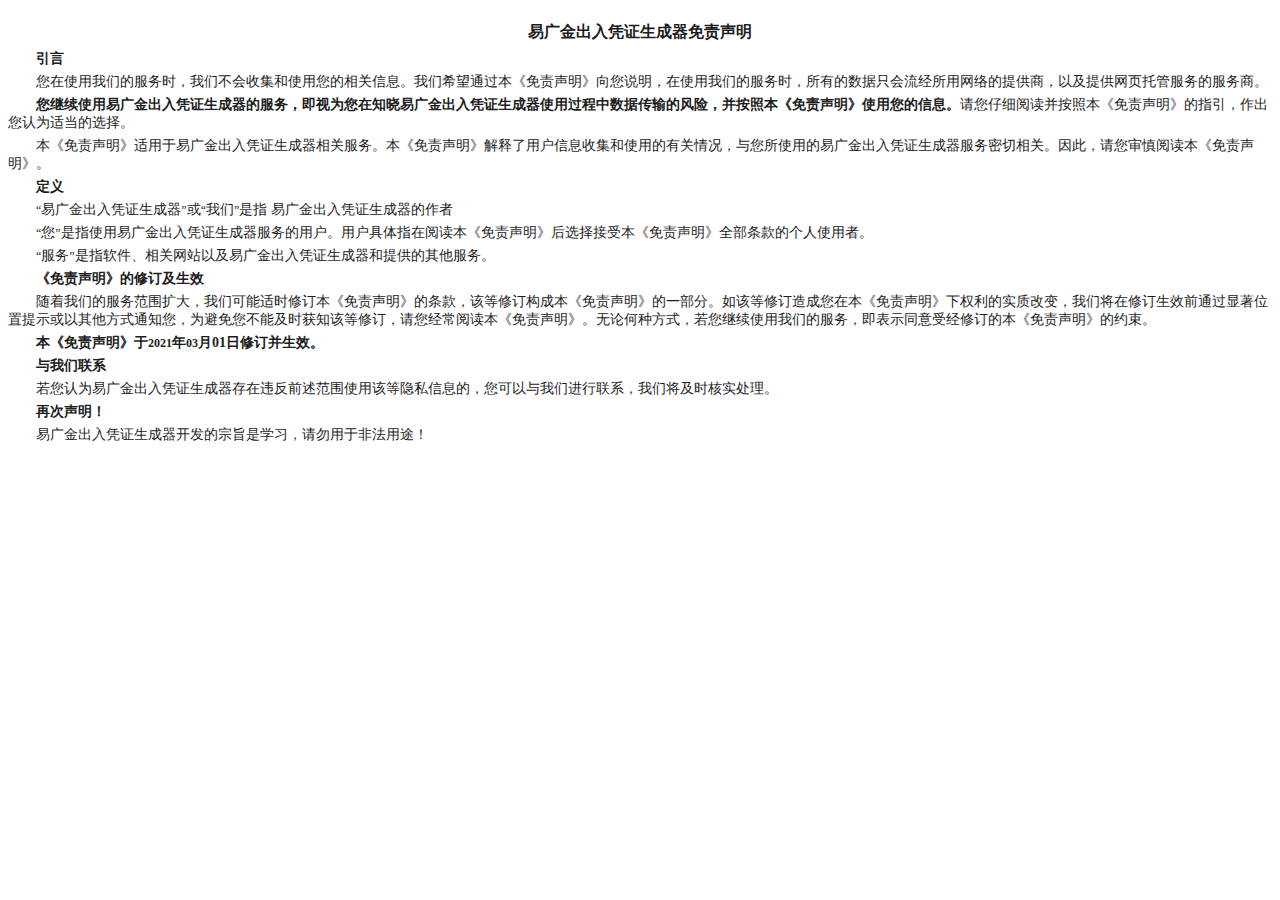
<file: disclaimer.html>
<!DOCTYPE html PUBLIC "-//W3C//DTD HTML 4.01//EN" "http://www.w3.org/TR/html4/strict.dtd">
<html>

<head>
    <meta http-equiv="Content-Type" content="text/html; charset=utf-8">
    <meta http-equiv="Content-Style-Type" content="text/css">
    <title>免责声明</title>
    <meta name="Description" content="易广金出入凭证生成器免责声明">
    <meta name="Keywords" content="易广金出入凭证生成器">
    <meta name="Generator" content="Cocoa HTML Writer">
    <meta name="CocoaVersion" content="1671.2">
    <style type="text/css">
        p.p2 {
            margin: 5.0px 0.0px 5.0px 0.0px;
            text-indent: 2em;
            line-height: 37.0px;
            font: 14.0px 'PingFang SC Semibold';
            color: #1d1d1d;
            -webkit-text-stroke: #1d1d1d
        }

        p.p3 {
            margin: 5.0px 0.0px 5.0px 0.0px;
            text-indent: 2em;
            line-height: 37.0px;
            font: 14.0px 'PingFang SC';
            color: #1d1d1d;
            -webkit-text-stroke: #1d1d1d
        }

        p.p4 {
            margin: 5.0px 0.0px 5.0px 0.0px;
            text-indent: 2em;
            line-height: 31.0px;
            font: 14.0px 'PingFang SC';
            color: #1d1d1d;
            -webkit-text-stroke: #1d1d1d
        }

        p.p5 {
            margin: 5.0px 0.0px 5.0px 0.0px;
            text-indent: 2em;
            line-height: 31.0px;
            font: 14.0px 'PingFang SC Semibold';
            color: #1d1d1d;
            -webkit-text-stroke: #1d1d1d
        }

        p.p6 {
            margin: 5.0px 0.0px 5.0px 0.0px;
            text-align: right;
            line-height: 37.0px;
            font: 14.0px 'PingFang SC';
            color: #1d1d1d;
            -webkit-text-stroke: #1d1d1d
        }

        span.s1 {
            font: 16.0px 'PingFang SC';
            font-kerning: none
        }

        span.s2 {
            font: 14.0px 'PingFang SC';
            font-kerning: none
        }

        span.s3 {
            font-kerning: none
        }

        span.s4 {
            font: 12.0px Tahoma;
            font-kerning: none
        }

        span.s5 {
            font-kerning: none;
            color: #141414;
            background-color: #ffffff;
            -webkit-text-stroke: 0px #6d6d6d
        }
    </style>
</head>

<body>
    <h4
        style="margin: 0.0px 0.0px 0.0px 0.0px; text-align: center; line-height: 45.0px; font: 32.0px 'PingFang SC Semibold'; color: #1d1d1d; -webkit-text-stroke: #1d1d1d">
        <span class="s1"><b>易广金出入凭证生成器免责声明</b></span>
    </h4>
    <p class="p2"><span class="s2"><b>引言</b></span></p>
    <p class="p3"><span
            class="s3">您在使用我们的服务时，我们不会收集和使用您的相关信息。我们希望通过本《免责声明》向您说明，在使用我们的服务时，所有的数据只会流经所用网络的提供商，以及提供网页托管服务的服务商。</span>
    </p>
    <p class="p3"><span
            class="s3"><b>您继续使用易广金出入凭证生成器的服务，即视为您在知晓易广金出入凭证生成器使用过程中数据传输的风险，并按照本《免责声明》使用您的信息。</b>请您仔细阅读并按照本《免责声明》的指引，作出您认为适当的选择。</span>
    </p>

    <p class="p3"><span
            class="s3">本《免责声明》适用于易广金出入凭证生成器相关服务。本《免责声明》解释了用户信息收集和使用的有关情况，与您所使用的易广金出入凭证生成器服务密切相关。因此，请您审慎阅读本《免责声明》。</span>
    </p>
    <p class="p2"><span class="s2"><b>定义</b></span></p>
    <p class="p4"><span class="s4">“</span><span class="s3">易广金出入凭证生成器</span><span class="s4">”</span><span
            class="s3">或</span><span class="s4">“</span><span class="s3">我们</span><span class="s4">”</span><span
            class="s3">是指 易广金出入凭证生成器的作者</span>
    <p class="p4"><span class="s4">“</span><span class="s3">您</span><span class="s4">”</span><span
            class="s3">是指使用易广金出入凭证生成器服务的用户。用户具体指在阅读本《免责声明》后选择接受本《免责声明》全部条款的个人使用者。</span></p>
    <p class="p4"><span class="s4">“</span><span class="s3">服务</span><span class="s4">”</span><span
            class="s3">是指软件、相关网站以及易广金出入凭证生成器和提供的其他服务。</span></p>
    <p class="p2"><span class="s2"><b>《免责声明》的修订及生效</b></span></p>
    <p class="p3"><span
            class="s3">随着我们的服务范围扩大，我们可能适时修订本《免责声明》的条款，该等修订构成本《免责声明》的一部分。如该等修订造成您在本《免责声明》下权利的实质改变，我们将在修订生效前通过显著位置提示或以其他方式通知您，为避免您不能及时获知该等修订，请您经常阅读本《免责声明》。无论何种方式，若您继续使用我们的服务，即表示同意受经修订的本《免责声明》的约束。</span>
    </p>
    <p class="p3"><span class="s3"><b>本《免责声明》于</b></span><span class="s4"><b>2021</b></span><span
            class="s3"><b>年</b></span><span class="s4"><b>03</b></span><span class="s3"><b>月01日修订并生效。</b></span></p>
    <p class="p2"><span class="s2"><b>与我们联系</b></span></p>
    <p class="p3"><span class="s3">若您认为易广金出入凭证生成器存在违反前述范围使用该等隐私信息的，您可以与我们进行联系，我们将及时核实处理。</span></p>
    <p class="p2"><span class="s2"><b>再次声明！</b></span></p>
    <p class="p3"><span class="s3">易广金出入凭证生成器开发的宗旨是学习，请勿用于非法用途！</span></p>
</body>

</html>
</file>
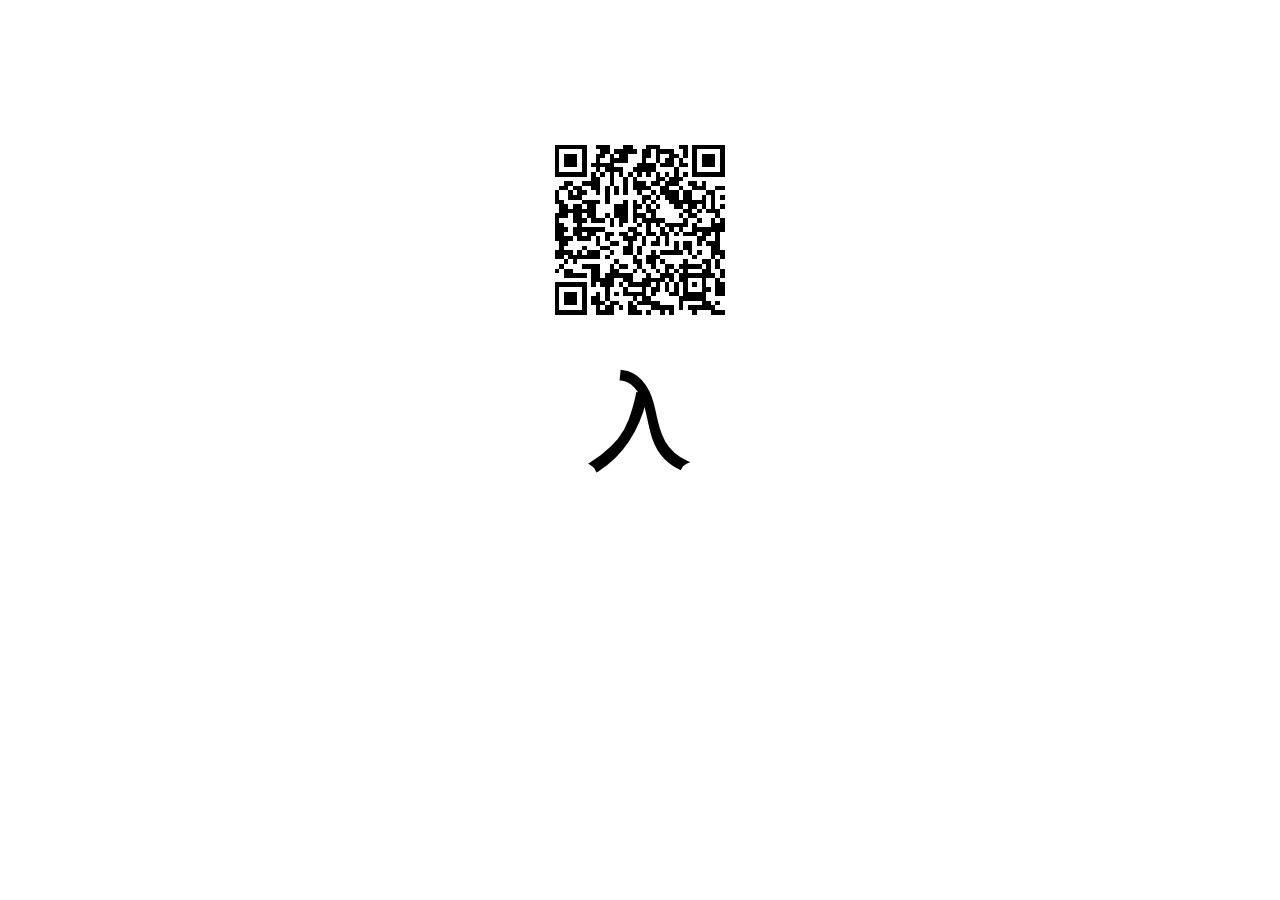
<file: student-inschool.html>
<!DOCTYPE html>
<html>

<head>
	<meta charset="UTF-8">
	<title>出入凭证</title>
	<meta name="theme-color" content="#6DB0FA">
	<meta name="apple-mobile-web-app-capable" content="yes" />
	<meta name="viewport" content="width=device-width, initial-scale=1,maximum-scale=1,user-scalable=no">
	<meta name="format-detection" content="telephone=no" />
	<link rel="stylesheet" href="css/mui.min.css">
	<link rel="stylesheet" type="text/css" href="css/app.css" />
	<link rel="stylesheet" type="text/css" href="css/io.css" />
	<script src="js/mui.min.js"></script>
	<script src="js/jquery.min.js"></script>
	<script src="js/common.js"></script>
	<script src="js/io.js"></script>
	<script type="text/javascript" src="js/qrcode.min.js"></script>
</head>

<body onload="inshcool()" style="background: #fff">
	<div class="infoBox">
		<div class="title" style="text-align: center;">
			<font class="typeTxt">入</font>校凭证
		</div>
		<div class="content">
			<p style="text-indent: 2em;">
				<span id="studentName" style="text-decoration: none;font-weight: bold;"></span>
				同学可于
				<span id="startTime" style="font-weight: bold;"></span>

				<font class="typeTxt">入</font>校。
			</p>
		</div>
		<div style="overflow: hidden; margin-top: 10px;">
			<div id="remainingTime" class="remainingTimeBox"></div>
			<div id="ewmBox"></div>
			<div id="useTime"></div>


			<div id="checkNA"></div>
			<div id="typeBox"></div>
			<div id="checkCode"></div>
			<div id="timeBox" class="timeBox"></div>
			<div id="tipBox"></div>
		</div>
	</div>
</body>

</html>
</file>
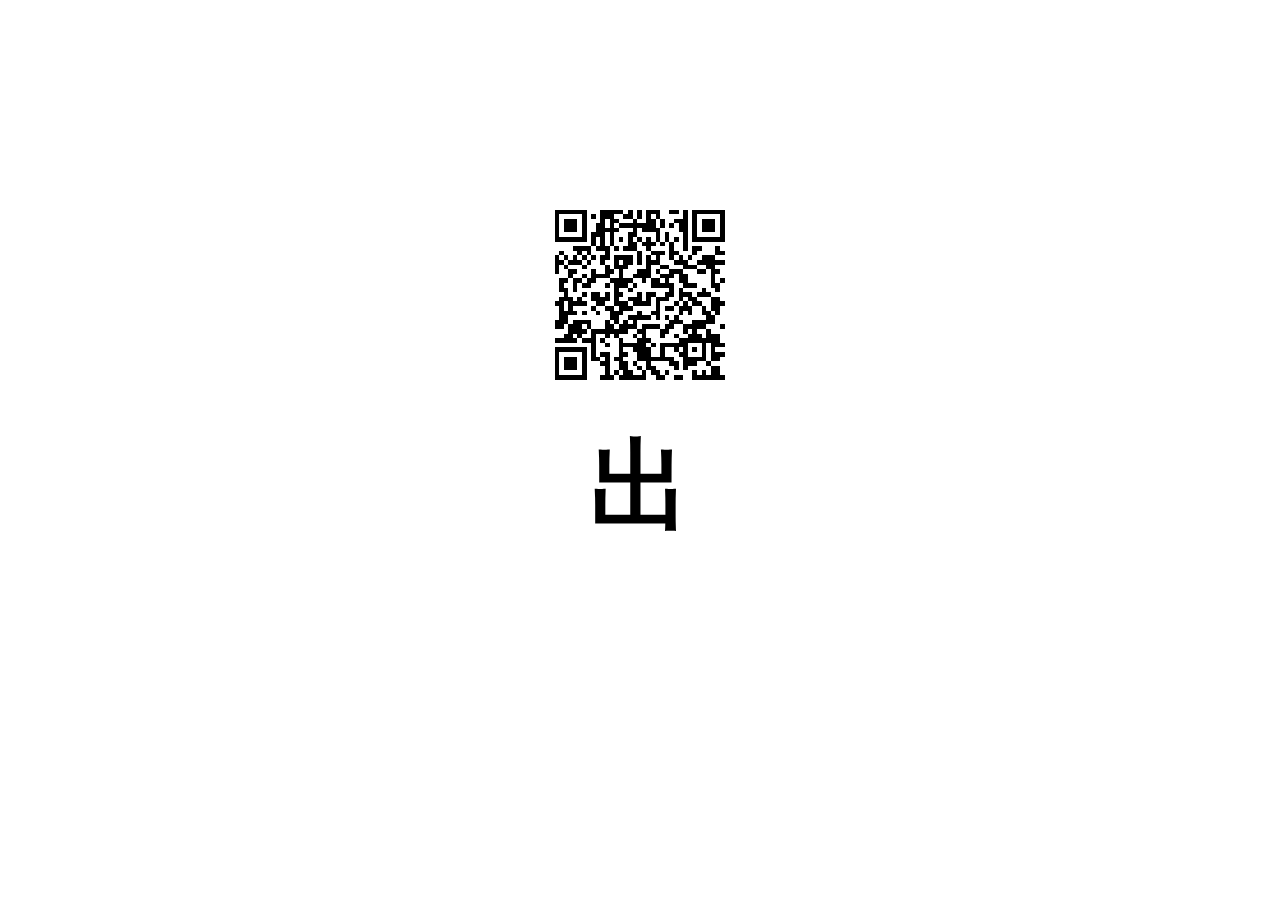
<file: student-outschool.html>
<!DOCTYPE html>
<html>

<head>
	<meta charset="UTF-8">
	<title>出入凭证</title>
	<meta name="theme-color" content="#6DB0FA">
	<meta name="apple-mobile-web-app-capable" content="yes" />
	<meta name="viewport" content="width=device-width, initial-scale=1,maximum-scale=1,user-scalable=no">
	<meta name="format-detection" content="telephone=no" />
	<link rel="stylesheet" href="css/mui.min.css">
	<link rel="stylesheet" type="text/css" href="css/app.css" />
	<link rel="stylesheet" type="text/css" href="css/io.css" />
	<script src="js/mui.min.js"></script>
	<script src="js/jquery.min.js"></script>
	<script src="js/common.js"></script>
	<script src="js/io.js"></script>
	<script type="text/javascript" src="js/qrcode.min.js"></script>
</head>

<body onload="outshcool()" style="background: #fff">
	<div class="infoBox">
		<div class="title" style="text-align: center;">
			<font class="typeTxt">出</font>校凭证
		</div>
		<div class="content">
			<p style="text-indent: 2em;">
				<span id="studentName" style="text-decoration: none;font-weight: bold;"></span>
				同学可于
				<span id="startTime" style="font-weight: bold;"></span>

				<font class="typeTxt">出</font>校。
			</p>
			<p id="rxbz" style="text-indent: 2em;">
				注：必须在<span id="inSchoolEndTime"
						   style="font-weight: bold;"></span>前返校。
			</p>

		</div>
		<div style="overflow: hidden;margin-top: 50px;">

			<div id="remainingTime" class="remainingTimeBox"></div>
			<div id="ewmBox"></div>

			<div id="checkNA"></div>
			<div id="typeBox"></div>
			<div id="checkCode"></div>
			<div id="timeBox" class="timeBox"></div>
			<div id="tipBox"></div>
		</div>
	</div>
</body>

</html>
</file>
<file: css/style.css>
html,body {
    color: #333;
    margin: 0;
    height: 100%;
    font-family: "Myriad Set Pro","Helvetica Neue",Helvetica,Arial,Verdana,sans-serif;
    -webkit-font-smoothing: antialiased;
    -moz-osx-font-smoothing: grayscale;
    font-weight: normal;
}

* {
    -webkit-box-sizing: border-box;
    -moz-box-sizing: border-box;
    box-sizing: border-box;
}

a {
    text-decoration: none;
    color: #000;
}

a, label, button, input, select {
    -webkit-tap-highlight-color: rgba(0, 0, 0, 0);
}

img {
    border: 0;
}

body {
    background: #f7f7f7;
    color: #666;
}

html, body, div, dl, dt, dd, ol, ul, li, h1, h2, h3, h4, h5, h6, p, blockquote, pre, button, fieldset, form, input, legend, textarea, th, td {
    margin: 0;
    padding: 0;
}

a {
    text-decoration: none;
    color: #08acee;
}

button {
    outline: 0;
}

img {
    border: 0;
}

button,input,optgroup,select,textarea {
    margin: 0;
    font: inherit;
    color: inherit;
    outline: none;
}

li {
    list-style: none;
}

a {
    color: #666;
}

.clearfix::after {
    clear: both;
    content: ".";
    display: block;
    height: 0;
    visibility: hidden;
}

.clearfix {
}

/* 必要布局样式css */
.aui-flexView {
    width: 100%;
    height: 100%;
    margin: 0 auto;
    display: -webkit-box;
    display: -webkit-flex;
    display: -ms-flexbox;
    display: flex;
    -webkit-box-orient: vertical;
    -webkit-box-direction: normal;
    -webkit-flex-direction: column;
    -ms-flex-direction: column;
    flex-direction: column;
}

.aui-scrollView {
    width: 100%;
    height: 100%;
    -webkit-box-flex: 1;
    -webkit-flex: 1;
    -ms-flex: 1;
    flex: 1;
    overflow-y: auto;
    overflow-x: hidden;
    -webkit-overflow-scrolling: touch;
    /* position: relative; */
    margin-bottom: -1px;
}

.aui-navBar {
    height: 44px;
    position: relative;
    display: -webkit-box;
    display: -webkit-flex;
    display: -ms-flexbox;
    display: flex;
    background-color: rgba(255, 255, 255, 0.98);
}

.aui-navBar-item {
    height: 44px;
    min-width: 25%;
    -webkit-box-flex: 0;
    -webkit-flex: 0 0 25%;
    -ms-flex: 0 0 25%;
    flex: 0 0 25%;
    padding: 0 0.9rem;
    display: -webkit-box;
    display: -webkit-flex;
    display: -ms-flexbox;
    display: flex;
    -webkit-box-align: center;
    -webkit-align-items: center;
    -ms-flex-align: center;
    align-items: center;
    font-size: 0.3rem;
    white-space: nowrap;
    overflow: hidden;
    color: #5C5C5C;
    position: relative;
}

.aui-navBar-item:first-child {
    -webkit-box-ordinal-group: 2;
    -webkit-order: 1;
    -ms-flex-order: 1;
    order: 1;
    margin-right: -25%;
}

.aui-navBar-item:last-child {
    -webkit-box-ordinal-group: 4;
    -webkit-order: 3;
    -ms-flex-order: 3;
    order: 3;
    -webkit-box-pack: end;
    -webkit-justify-content: flex-end;
    -ms-flex-pack: end;
    justify-content: flex-end;
}

.aui-center {
    -webkit-box-ordinal-group: 3;
    -webkit-order: 2;
    -ms-flex-order: 2;
    order: 2;
    display: -webkit-box;
    display: -webkit-flex;
    display: -ms-flexbox;
    display: flex;
    -webkit-box-pack: center;
    -webkit-justify-content: center;
    -ms-flex-pack: center;
    justify-content: center;
    -webkit-box-align: center;
    -webkit-align-items: center;
    -ms-flex-align: center;
    align-items: center;
    height: 44px;
    width: 50%;
    margin-left: 25%;
}

.aui-center-title {
    text-align: center;
    width: 100%;
    white-space: nowrap;
    overflow: hidden;
    display: block;
    text-overflow: ellipsis;
    font-size: 0.95rem;
    color: #232326;
}

.icon {
    width: 20px;
    height: 20px;
    display: block;
    border: none;
    float: left;
    background-size: 20px;
    background-repeat: no-repeat;
}

.icon-return {
    background-image: url('[data-uri]');
}

.aui-code-box {
    padding: 10px 0;
    text-align: center;
}

.aui-code-box button {
    background: #4c7ee9;
    height: 45px;
    line-height: 45px;
    border: none;
    color: #fff;
    border-radius: 4px;
    width: 100%;
    font-size: 0.98rem;
}

.aui-code-box h2 {
    color: #333333;
    font-size: 1.4rem;
    font-weight: normal;
}

.aui-code-box p {
    color: #cccccc;
    font-size: 0.85rem;
    /* position: relative; */
    width: 100%;
    background: #fff;
    /* padding-top: 10px; */
    padding: 0 15px;
}

.aui-code-line {
    position: relative;
}

.aui-code-line:after {
    content: '';
    position: absolute;
    z-index: 0;
    bottom: 0;
    left: 0;
    width: 100%;
    height: 1px;
    border-bottom: 1px solid #D9D9D9;
    -webkit-transform: scaleY(0.5);
    transform: scaleY(0.5);
    -webkit-transform-origin: 0 100%;
    transform-origin: 0 100%;
}

.aui-code-line-input {
    padding: 10px 0;
    height: 50px;
    width: 100%;
    font-size: 14px;
    background: none;
    border: none;
    color: #333;
}

.aui-btn-default {
    float: right;
    position: absolute;
    right: 0px;
    top: 39px;
    z-index: 10002;
    color: #4c7ee9;
    background: none;
    border: none;
    margin-top: -35px;
    width: 100px;
    height: 40px;
}

.aui-code-line em {
    position: absolute;
    left: 0;
    top: 17px;
    color: #333;
    font-style: normal;
    font-size: 14px;
}

.aui-code-btn {
    padding-top: 30px;
    margin: 0 15px;
}

.aui-code-box form {
    /* padding-top: 50px; */
    position: relative;
}

.aui-code-line-clear span a {
    text-indent: -999px;
}

.aui-cell-che {
    position: absolute;
    width: 30px;
    overflow: hidden;
    left: 15px;
}

.aui-well-icon-checked:before {
    display: block;
    width: 18px;
    height: 18px;
    content: ' ';
    background-image: url('[data-uri]');
    background-size: 18px;
}

.aui-well-check:checked + .aui-well-icon-checked:before {
    width: 18px;
    height: 18px;
    content: ' ';
    background-size: 18px;
    background-image: url('[data-uri]');
}

.aui-well-check {
    position: absolute;
    width: 134px;
    height: 26px;
    left: 0;
    content: ' ';
    top: 0;
}

.aui-che-item {
    color: #999999;
    font-size: 0.75rem;
    text-align: left;
    padding-top: 30px;
    position: relative;
    padding-left: 38px;
}

.aui-che-item a {
    color: #4c7ee9;
}



    /* Style the buttons inside the tab */
div.tab button {
        background-color: inherit;
        float: left;
        border: none;
        width: 50%;
        outline: none;
        cursor: pointer;
        padding: 14px 16px;
        transition: 0.3s;
        font-size: 17px;
        color: #000000;
        padding-bottom: 0px;
        padding-top: 3px;
    }

        /* Change background color of buttons on hover */
div.tab button:hover {
            background-color: #ddd;
        }

        /* Create an active/current tablink class */
div.tab button.active {
            background-color: #4c7ee9;
            color: #fff;
        }
</file>
<file: css/app.css>
/*----------------mui.showLoading---------------*/

.mui-show-loading {
	position: fixed;
	padding: 5px;
	width: 120px;
	min-height: 120px;
	top: 45%;
	left: 50%;
	margin-left: -60px;
	background: rgba(0, 0, 0, 0.6);
	text-align: center;
	border-radius: 5px;
	color: #FFFFFF;
	visibility: hidden;
	margin: 0;
	z-index: 2000;
	-webkit-transition-duration: .2s;
	transition-duration: .2s;
	opacity: 0;
	-webkit-transform: scale(0.9) translate(-50%, -50%);
	transform: scale(0.9) translate(-50%, -50%);
	-webkit-transform-origin: 0 0;
	transform-origin: 0 0;
}

.mui-show-loading.loading-visible {
	opacity: 1;
	visibility: visible;
	-webkit-transform: scale(1) translate(-50%, -50%);
	transform: scale(1) translate(-50%, -50%);
}

.mui-show-loading .mui-spinner {
	margin-top: 24px;
	width: 36px;
	height: 36px;
}

.mui-show-loading .text {
	line-height: 1.6;
	font-family: -apple-system-font, "Helvetica Neue", sans-serif;
	font-size: 14px;
	margin: 10px 0 0;
	color: #fff;
}

.mui-show-loading-mask {
	position: fixed;
	z-index: 1000;
	top: 0;
	right: 0;
	left: 0;
	bottom: 0;
}

.mui-show-loading-mask-hidden {
	display: none !important;
}


/*
 *è¿™æ˜¯å•ç‹¬ä¸ºhello muiå‡†å¤‡çš„ä¸ªæ€§åŒ–cssï¼Œå¯ä»¥è¦†ç›–æ ‡å‡†muiçš„csså®šä¹‰ï¼›
 * åœ¨å®žé™…é¡¹ç›®å¼€å‘æ—¶ï¼Œå»ºè®®ä¸ºAppå•ç‹¬å†™ä¸€ä¸ªcssæ–‡ä»¶ï¼Œä»Žè€Œå®žçŽ°é¡¹ç›®çš„è‡ªå®šä¹‰çš®è‚¤åŠŸèƒ½ï¼›
 * 
 * */

.mui-plus header.mui-bar {
	display: none;
}

.mui-plus .mui-bar-nav~.mui-content {
	padding: 0;
}


/*hmå¼€å¤´çš„è¡¨ç¤ºä»…ä¸º Hello MUIç¤ºä¾‹å®šä¹‰*/

.hm-description {
	margin: .5em 0;
}

.hm-description>li {
	font-size: 14px;
	color: #8f8f94;
}

.mui-bar-nav {
	background: #00a5ed;
}

.mui-title {
	color: #fff;
}

.mui-action-back {
	color: #fff;
}

.footerNav {
	position: fixed;
	width: 100%;
	bottom: 0;
	left: 0;
	box-shadow: 0 0 10px #ccc;
	background: #fff;
}

.footerNav button {
	border: 0;
	border-radius: 0;
	margin: 0;
	display: block;
	width: 50%;
	float: left;
	text-align: center;
	color: #fff;
	font-size: 16px;
	background: -webkit-gradient(linear, 0 0, 100% 0, from(#5dbae3), to(#00a5ed));
	line-height: 30px;
}

.footerNav button .mui-icon {
	font-size: 22px;
}

.footerNav button.whiteBtn {
	background: -webkit-gradient(linear, 0 0, 100% 0, from(#f9f9f9), to(#ddd));
	color: #000;
}

.footerNav button:active {
	-webkit-filter: contrast(4.4);
	filter: contrast(4.4);
}

.footerNav1 button {
	width: 33%;
}

.footerNav1 button:last-child {
	width: 34%;
}

.footerNav1 button.orangeBtn {
	background: -webkit-gradient(linear, 0 0, 100% 0, from(#f8805b), to(#ea5628));
}

.mui-card-header {
	font-size: 14px;
	font-weight: bold;
}

.msgBox {
	text-align: center;
	font-size: 14px;
	line-height: 40px;
	color: #666;
}

body {
	background: #f5f5f5;
	letter-spacing: 1px;
}

.mui-content {
	background: #f5f5f5;
}

.space {
	height: 15px;
	width: 100%;
}

.modalBox {
	background: rgba(0, 0, 0, 0.5);
	position: fixed;
	width: 100%;
	height: 100%;
	top: 0;
	left: 0;
	z-index: 999;
	display: none;
}

.modalBox .modal {
	display: block;
	background: #fff;
	width: 80%;
	height: auto;
	overflow: hidden;
	margin: 60px auto;
	border-radius: 5px;
}

.modalBox .modal .title {
	padding: 0;
	line-height: 30px;
	padding-top: 10px;
}

.modalBox .modal .content {
	padding: 10px;
}

.modalBox .modal .content textarea {
	margin-bottom: 0;
}

.modalBox .modal .footer {
	text-align: center;
	padding-bottom: 10px;
}

.mui-preview-image.mui-fullscreen {
	position: fixed;
	z-index: 20;
	background-color: #000;
}

.mui-preview-header,
.mui-preview-footer {
	position: absolute;
	width: 100%;
	left: 0;
	z-index: 10;
}

.mui-preview-header {
	height: 44px;
	top: 0;
	text-align: center;
}

.mui-preview-footer {
	height: 50px;
	bottom: 0px;
}

.mui-preview-header .mui-preview-indicator {
	display: inline-block;
	line-height: 25px;
	color: #fff;
	text-align: center;
	margin: 15px auto 4;
	width: 70px;
	background-color: rgba(0, 0, 0, 0.4);
	border-radius: 12px;
	font-size: 16px;
}

.mui-preview-image {
	display: none;
	-webkit-animation-duration: 0.5s;
	animation-duration: 0.5s;
	-webkit-animation-fill-mode: both;
	animation-fill-mode: both;
}

.mui-preview-image.mui-preview-in {
	-webkit-animation-name: fadeIn;
	animation-name: fadeIn;
}

.mui-preview-image.mui-preview-out {
	background: none;
	-webkit-animation-name: fadeOut;
	animation-name: fadeOut;
}

.mui-preview-image.mui-preview-out .mui-preview-header,
.mui-preview-image.mui-preview-out .mui-preview-footer {
	display: none;
}

.mui-zoom-scroller {
	position: absolute;
	display: -webkit-box;
	display: -webkit-flex;
	display: flex;
	-webkit-box-align: center;
	-webkit-align-items: center;
	align-items: center;
	-webkit-box-pack: center;
	-webkit-justify-content: center;
	justify-content: center;
	left: 0;
	right: 0;
	bottom: 0;
	top: 0;
	width: 100%;
	height: 100%;
	margin: 0;
	-webkit-backface-visibility: hidden;
}

.mui-zoom {
	-webkit-transform-style: preserve-3d;
	transform-style: preserve-3d;
}

.mui-slider .mui-slider-group .mui-slider-item img {
	width: auto;
	height: auto;
	max-width: 100%;
	max-height: 100%;
}

.mui-android-4-1 .mui-slider .mui-slider-group .mui-slider-item img {
	width: 100%;
}

.mui-android-4-1 .mui-slider.mui-preview-image .mui-slider-group .mui-slider-item {
	display: inline-table;
}

.mui-android-4-1 .mui-slider.mui-preview-image .mui-zoom-scroller img {
	display: table-cell;
	vertical-align: middle;
}

.mui-preview-loading {
	position: absolute;
	width: 100%;
	height: 100%;
	top: 0;
	left: 0;
	display: none;
}

.mui-preview-loading.mui-active {
	display: block;
}

.mui-preview-loading .mui-spinner-white {
	position: absolute;
	top: 50%;
	left: 50%;
	margin-left: -25px;
	margin-top: -25px;
	height: 50px;
	width: 50px;
}

.mui-preview-image img.mui-transitioning {
	-webkit-transition: -webkit-transform 0.5s ease, opacity 0.5s ease;
	transition: transform 0.5s ease, opacity 0.5s ease;
}

@-webkit-keyframes fadeIn {
	0% {
		opacity: 0;
	}

	100% {
		opacity: 1;
	}
}

@keyframes fadeIn {
	0% {
		opacity: 0;
	}

	100% {
		opacity: 1;
	}
}

@-webkit-keyframes fadeOut {
	0% {
		opacity: 1;
	}

	100% {
		opacity: 0;
	}
}

@keyframes fadeOut {
	0% {
		opacity: 1;
	}

	100% {
		opacity: 0;
	}
}

p img {
	max-width: 100%;
	height: auto;
}


.addFind {
	position: fixed;
	right: 15px;
	bottom: 70px;
	z-index: 9999;
	width: 35px;
	height: 35px;
	background: rgba(0, 0, 0, 0.5);
	text-align: center;
	line-height: 37px;
	border-radius: 100px;
	color: #fff;
}


.addFind:hover{
	background: #0062CC;
	color: #fff;
}
</file>
<file: css/style2.css>
*{
    margin: 0;
    padding: 0;
    box-sizing: border-box;
    font-family: "Open Sans", sans-serif;
}

.colors-container{
    width: 100%;
    min-height: 100vh;
    display: flex;
    flex-wrap: wrap;
}

.color{
    flex: 25%;
    min-height: 220px;
    transition: .4s linear;
    cursor: pointer;
    position: relative;
}

.color:hover{
    filter: brightness(80%);
}

.color-hex{
    position: absolute;
    bottom: 10%;
    width: 100%;
    text-align: center;
    color: #fff;
    font-size: 24px;
    letter-spacing: 2px;
}

.refresh{
    position: fixed;
    top:20px;
    right: 20px;
    width: 50px;
    height: 50px;
    border: none;
    border-radius: 50%;
    font-size: 18px;
    color: #fff;
    background-color: #000;
    outline: none;
    cursor: pointer;
    transition: .4s linear;
}

.refresh:hover{
    transform: rotate(180deg);
}

.copied{
    position: fixed;
    bottom: 20px;
    left: 50%;
    transform: translateX(-50%);
    color: #fff;
    background-color: #000;
    padding: 15px 40px;
    min-width: 340px;
    text-align: center;
    display: none;
}

@media screen and (max-width: 800px){
    .color{
        flex: 100%;
    }
}
</file>
<file: css/io.css>
.infoBox {
    padding: 0 5px;
    line-height: 30px;
    font-size: 16px;
    color: #333;
}

.title {
    font-weight: bold;
    font-size: 20px;
    margin: 20px 0;
    color: #fff;
}

.content {
    color: #fff;
}

    .content p {
        color: #fff;
        line-height: 25px;
        margin: 0;
        font-size: 16px;
    }

.btnBox {
    text-align: center;
    margin-top: 30px;
}

    .btnBox button {
        min-width: 70%;
        font-size: 35px;
        height: 200px;
    }

.timeBox {
    text-align: center;
    font-weight: bold;
    font-size: 26px;
    color: #fff;
    margin-top: 15px;
    padding: 0 10px;
    margin: 20px auto 0 auto;
    width: 100%;
    height: 35px;
    border-radius: 5px;
}



#remainingTime {
    text-align: center;
    color: #fff;
    margin-bottom: 20px;
}

@keyframes kf-black {
    from {
        color: black;
    }

    to {
        color: #eee;
    }
}

@keyframes kf-greenyellow {
    from {
        color: greenyellow;
    }

    to {
        color: #eee;
    }
}

@keyframes kf-blueviolet {
    from {
        color: blueviolet;
    }

    to {
        color: #eee;
    }
}

@keyframes kf-green {
    from {
        color: green;
    }

    to {
        color: #eee;
    }
}

@keyframes kf-cyan {
    from {
        color: cyan;
    }

    to {
        color: #eee;
    }
}

@keyframes kf-blue {
    from {
        color: blue;
    }

    to {
        color: #eee;
    }
}

@keyframes kf-purple {
    from {
        color: purple;
    }

    to {
        color: #eee;
    }
}

@keyframes kf-white {
    from {
        color: #fff;
    }

    to {
        color: rgba(255, 255, 255, 0);
    }
}

#typeBox {
    font-size: 100px;
    font-weight: bold;
    color: #000;
    width: 160px;
    line-height: normal;
    text-align: center;
    display: block;
    margin: 0px auto 0px auto;
    animation: kf-white 0.6s infinite;
    -webkit-animation: kf-white 0.6s infinite;
}

@-webkit-keyframes myfirst
/* Safari and Chrome */
{
    from {
        border: 3px solid #0000FF;
    }

    to {
        border: 3px solid #fff;
    }
}

#checkNA {
    text-align: center;
    color: #fff;
    font-size: 34px;
    font-weight: bold;
}

#checkCode {
    text-align: center;
    color: #fff;
    font-size: 26px;
    font-weight: bold;
}
</file>
